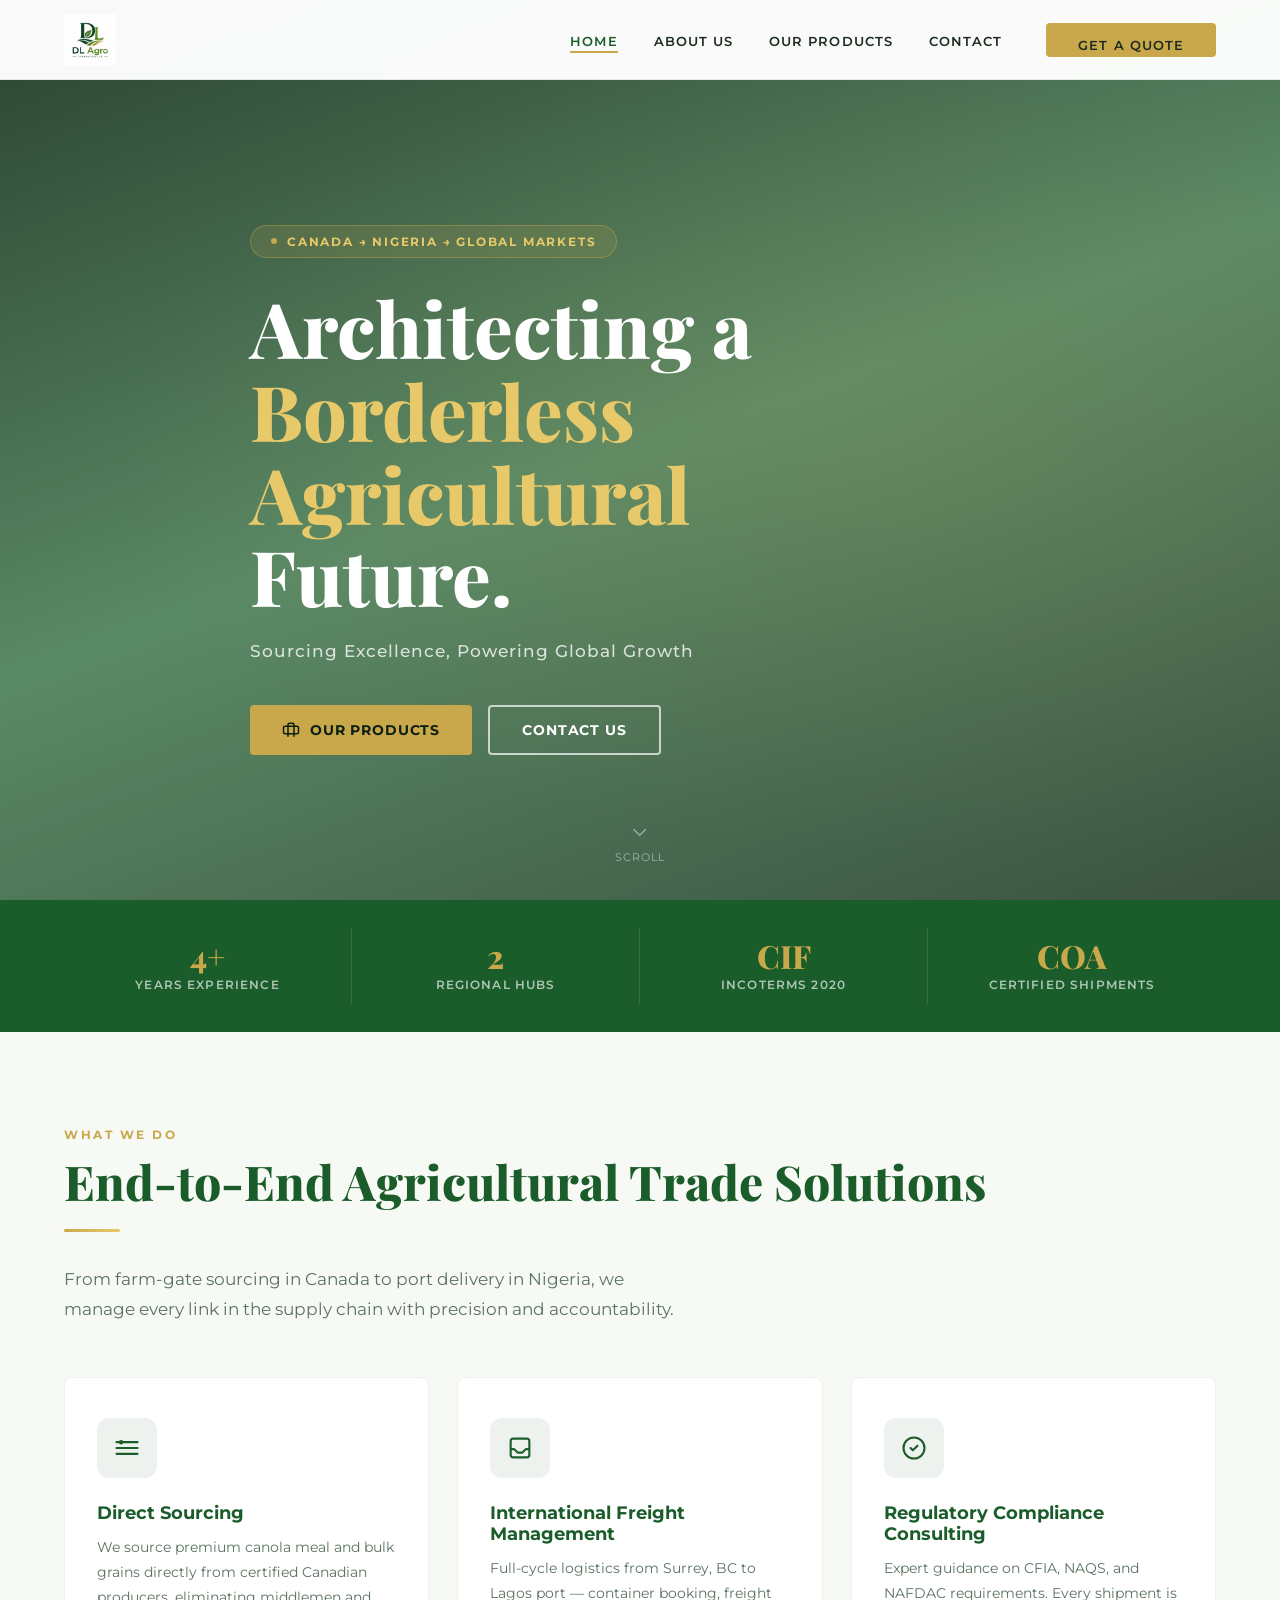
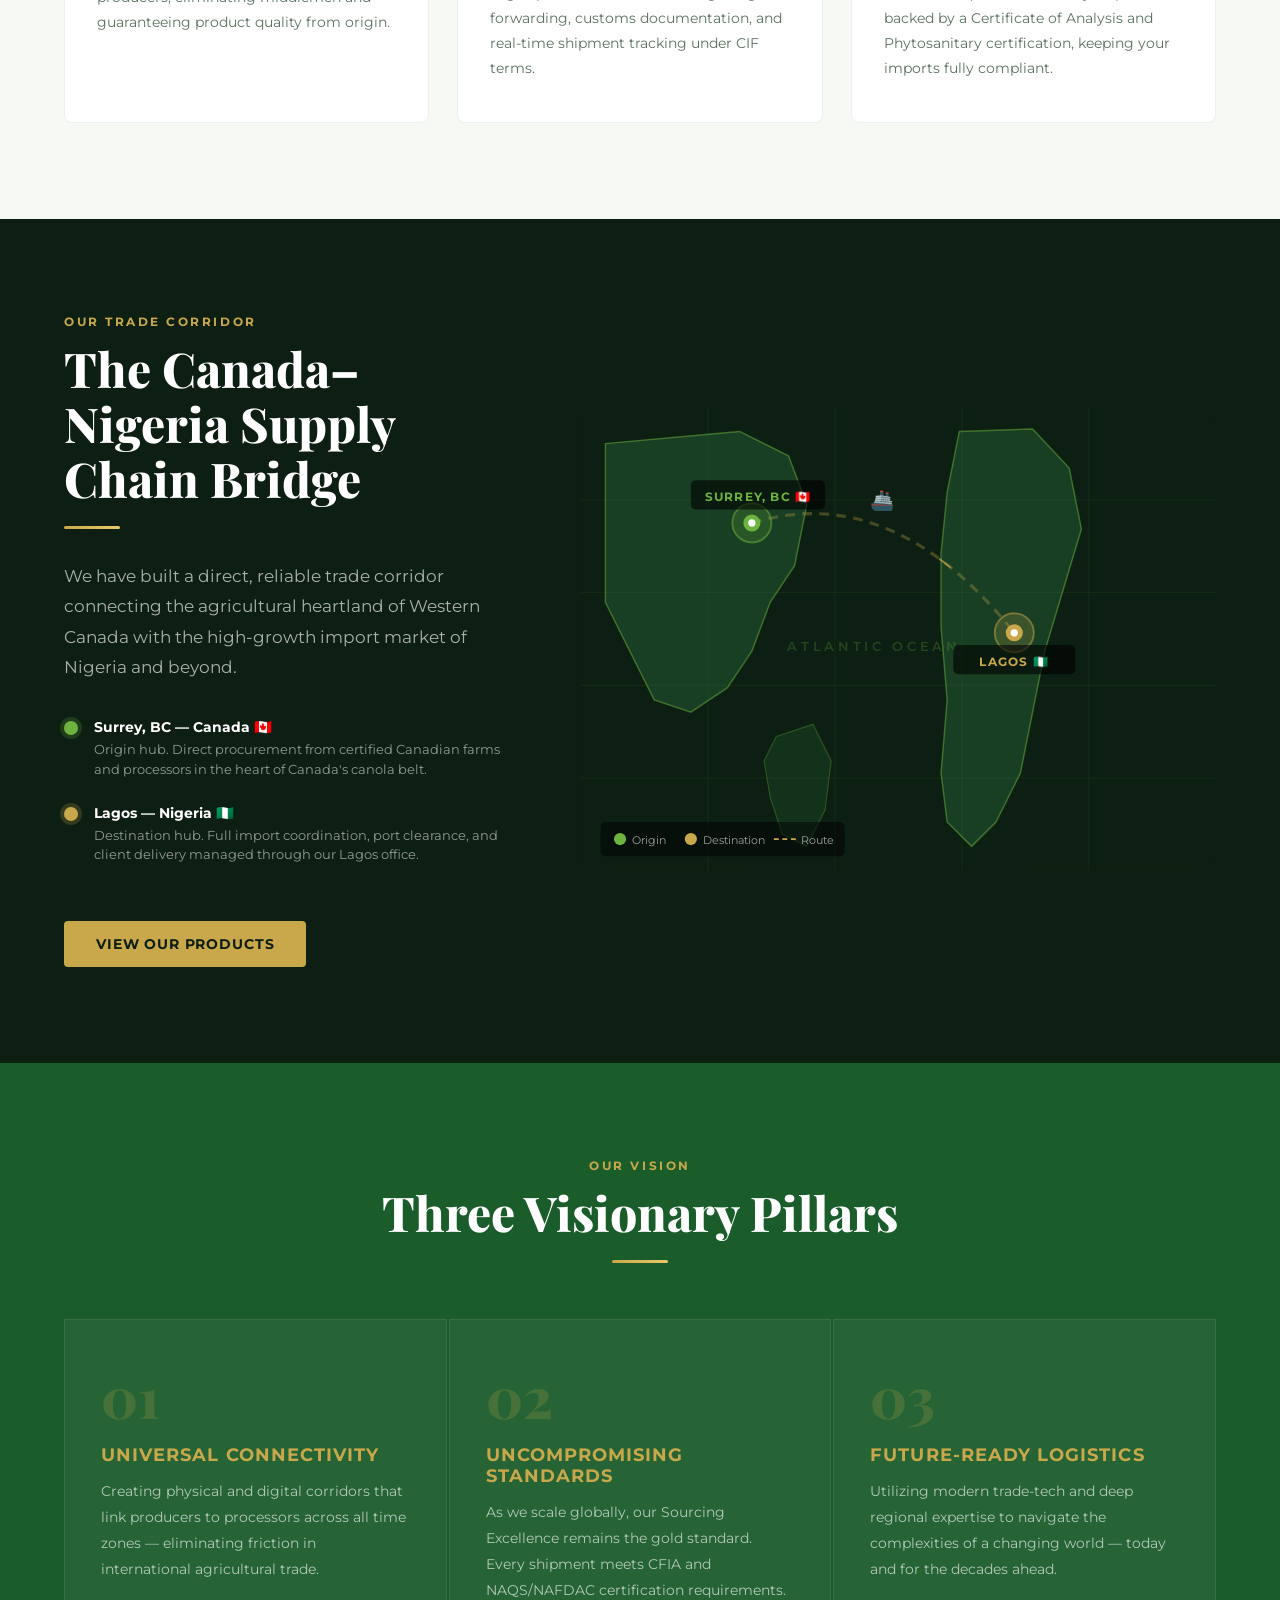
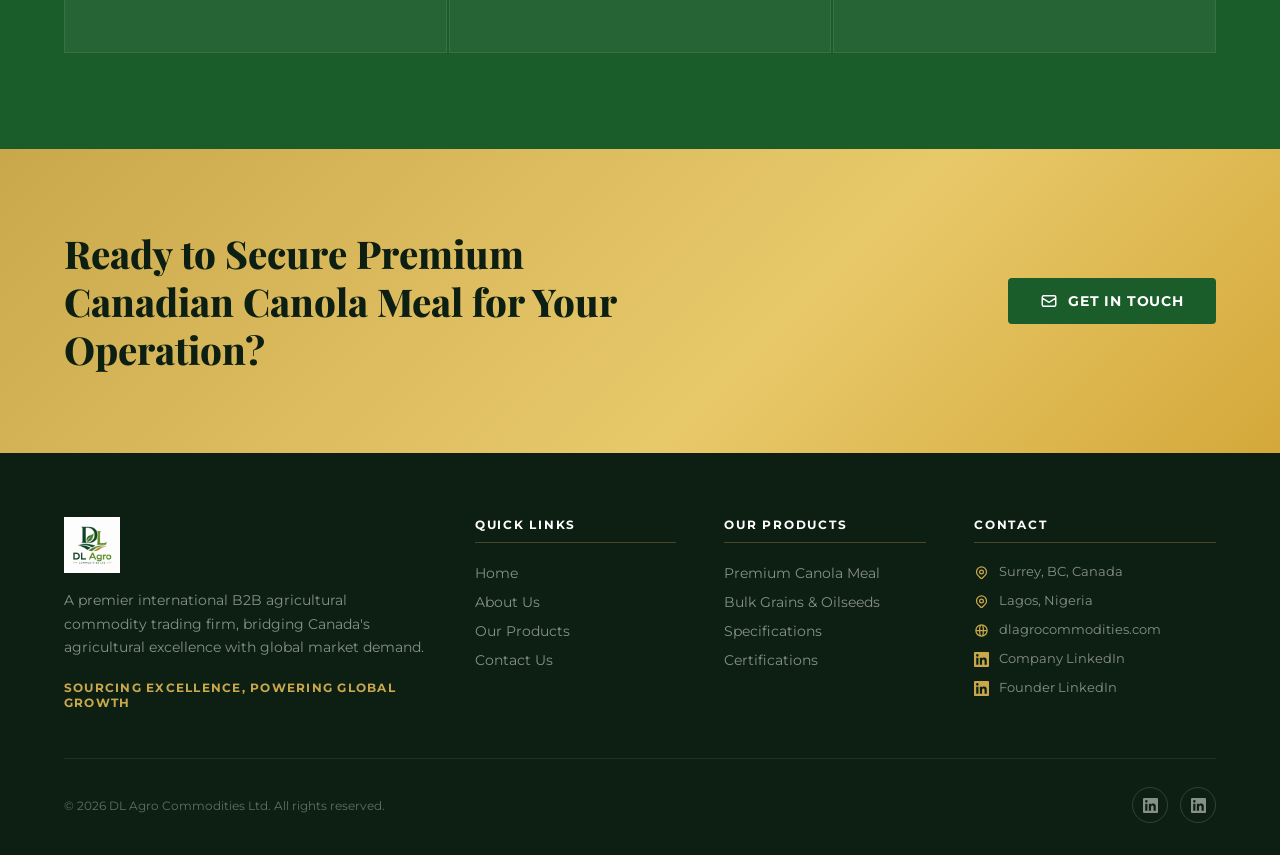
<file: index.html>
<!DOCTYPE html>
<html lang="en">
<head>
  <meta charset="UTF-8" />
  <meta name="viewport" content="width=device-width, initial-scale=1.0" />
  <title>DL Agro Commodities Ltd. | Premium Canadian Agricultural Exports</title>
  <meta name="description" content="DL Agro Commodities Ltd. bridges premium Canadian agricultural exports — including high-protein Canola Meal — with global markets. Headquartered in Surrey, BC with a hub in Lagos, Nigeria." />
  <meta name="keywords" content="Canadian canola meal, agricultural commodities, Canada Nigeria trade, animal feed, B2B agro export, CIF trade, DL Agro" />
  <link rel="canonical" href="https://dlagrocommodities.com/" />
  <!-- Open Graph -->
  <meta property="og:title" content="DL Agro Commodities Ltd." />
  <meta property="og:description" content="Sourcing Excellence, Powering Global Growth. Premium Canadian agricultural exports to global markets." />
  <meta property="og:url" content="https://dlagrocommodities.com/" />
  <meta property="og:type" content="website" />
  <link rel="stylesheet" href="style.css" />
  <link rel="icon" type="image/jpeg" href="logo.jpg" />
</head>
<body>

  <!-- ========== NAVBAR ========== -->
  <nav class="navbar">
    <div class="container nav-inner">
      <a href="index.html" class="nav-logo">
        <img src="logo.jpg" alt="DL Agro Commodities Ltd." />
      </a>
      <ul class="nav-links">
        <li><a href="index.html" class="active">Home</a></li>
        <li><a href="about.html">About Us</a></li>
        <li><a href="products.html">Our Products</a></li>
        <li><a href="contact.html">Contact</a></li>
        <li class="nav-cta"><a href="contact.html" class="btn btn-gold">Get a Quote</a></li>
      </ul>
      <button class="hamburger" aria-label="Open menu">
        <span></span><span></span><span></span>
      </button>
    </div>
  </nav>

  <!-- ========== HERO ========== -->
  <section class="hero">
    <div class="hero-bg"></div>
    <div class="container">
      <div class="hero-content">
        <div class="hero-badge">
          <span></span>
          Canada &rarr; Nigeria &rarr; Global Markets
        </div>
        <h1 class="hero-title">
          Architecting a<br /><em>Borderless Agricultural</em><br />Future.
        </h1>
        <p class="hero-motto">Sourcing Excellence, Powering Global Growth</p>
        <div class="hero-ctas">
          <a href="products.html" class="btn btn-gold">
            <svg xmlns="http://www.w3.org/2000/svg" width="18" height="18" fill="none" viewBox="0 0 24 24" stroke="currentColor" stroke-width="2"><path d="M20 7H4a2 2 0 00-2 2v6a2 2 0 002 2h16a2 2 0 002-2V9a2 2 0 00-2-2z"/><path d="M16 21V5a2 2 0 00-2-2h-4a2 2 0 00-2 2v16"/></svg>
            Our Products
          </a>
          <a href="contact.html" class="btn btn-outline-white">
            Contact Us
          </a>
        </div>
      </div>
    </div>
    <div class="hero-scroll">
      <svg xmlns="http://www.w3.org/2000/svg" fill="none" viewBox="0 0 24 24" stroke="currentColor" stroke-width="1.5"><path stroke-linecap="round" stroke-linejoin="round" d="M19 9l-7 7-7-7"/></svg>
      Scroll
    </div>
  </section>

  <!-- ========== STATS BAR ========== -->
  <div class="stats-bar">
    <div class="container">
      <div class="stats-grid">
        <div class="stat-item">
          <div class="stat-num"><span data-count="5">0</span>+</div>
          <div class="stat-label">Years Experience</div>
        </div>
        <div class="stat-item">
          <div class="stat-num">2</div>
          <div class="stat-label">Regional Hubs</div>
        </div>
        <div class="stat-item">
          <div class="stat-num">CIF</div>
          <div class="stat-label">Incoterms 2020</div>
        </div>
        <div class="stat-item">
          <div class="stat-num">COA</div>
          <div class="stat-label">Certified Shipments</div>
        </div>
      </div>
    </div>
  </div>

  <!-- ========== SERVICES ========== -->
  <section class="services section-pad">
    <div class="container">
      <div class="reveal">
        <span class="section-label">What We Do</span>
        <h2 class="section-title">End-to-End Agricultural Trade Solutions</h2>
        <div class="divider-gold"></div>
        <p class="section-sub">From farm-gate sourcing in Canada to port delivery in Nigeria, we manage every link in the supply chain with precision and accountability.</p>
      </div>
      <div class="services-grid">
        <div class="service-card reveal">
          <div class="service-icon">
            <svg xmlns="http://www.w3.org/2000/svg" fill="none" viewBox="0 0 24 24" stroke="currentColor" stroke-width="1.8"><path stroke-linecap="round" stroke-linejoin="round" d="M3 7h18M3 12h18M3 17h18"/><circle cx="7" cy="7" r="1" fill="currentColor"/></svg>
          </div>
          <h3>Direct Sourcing</h3>
          <p>We source premium canola meal and bulk grains directly from certified Canadian producers, eliminating middlemen and guaranteeing product quality from origin.</p>
        </div>
        <div class="service-card reveal">
          <div class="service-icon">
            <svg xmlns="http://www.w3.org/2000/svg" fill="none" viewBox="0 0 24 24" stroke="currentColor" stroke-width="1.8"><path stroke-linecap="round" stroke-linejoin="round" d="M20 13V6a2 2 0 00-2-2H6a2 2 0 00-2 2v7m16 0v5a2 2 0 01-2 2H6a2 2 0 01-2-2v-5m16 0h-2.586a1 1 0 00-.707.293l-2.414 2.414a1 1 0 01-.707.293h-3.172a1 1 0 01-.707-.293l-2.414-2.414A1 1 0 006.586 13H4"/></svg>
          </div>
          <h3>International Freight Management</h3>
          <p>Full-cycle logistics from Surrey, BC to Lagos port — container booking, freight forwarding, customs documentation, and real-time shipment tracking under CIF terms.</p>
        </div>
        <div class="service-card reveal">
          <div class="service-icon">
            <svg xmlns="http://www.w3.org/2000/svg" fill="none" viewBox="0 0 24 24" stroke="currentColor" stroke-width="1.8"><path stroke-linecap="round" stroke-linejoin="round" d="M9 12l2 2 4-4m6 2a9 9 0 11-18 0 9 9 0 0118 0z"/></svg>
          </div>
          <h3>Regulatory Compliance Consulting</h3>
          <p>Expert guidance on CFIA, NAQS, and NAFDAC requirements. Every shipment is backed by a Certificate of Analysis and Phytosanitary certification, keeping your imports fully compliant.</p>
        </div>
      </div>
    </div>
  </section>

  <!-- ========== TRADE ROUTE MAP ========== -->
  <section class="trade-route">
    <div class="container">
      <div class="trade-route-inner">
        <div class="trade-route-text reveal">
          <span class="section-label">Our Trade Corridor</span>
          <h2 class="section-title light">The Canada–Nigeria Supply Chain Bridge</h2>
          <div class="divider-gold"></div>
          <p class="section-sub">We have built a direct, reliable trade corridor connecting the agricultural heartland of Western Canada with the high-growth import market of Nigeria and beyond.</p>
          <div style="margin-top: 36px;">
            <div class="route-point">
              <div class="route-dot canada"></div>
              <div>
                <h4>Surrey, BC — Canada 🇨🇦</h4>
                <p>Origin hub. Direct procurement from certified Canadian farms and processors in the heart of Canada's canola belt.</p>
              </div>
            </div>
            <div class="route-point">
              <div class="route-dot nigeria"></div>
              <div>
                <h4>Lagos — Nigeria 🇳🇬</h4>
                <p>Destination hub. Full import coordination, port clearance, and client delivery managed through our Lagos office.</p>
              </div>
            </div>
          </div>
          <a href="products.html" class="btn btn-gold" style="margin-top: 32px;">View Our Products</a>
        </div>

        <!-- SVG Map -->
        <div class="map-svg-wrap reveal">
          <svg viewBox="0 0 520 380" xmlns="http://www.w3.org/2000/svg" aria-label="Canada to Nigeria trade route map">
            <!-- Ocean background -->
            <rect width="520" height="380" fill="#0d1f12" rx="12"/>
            <!-- Grid lines -->
            <g stroke="rgba(109,179,63,0.07)" stroke-width="1">
              <line x1="0" y1="76" x2="520" y2="76"/>
              <line x1="0" y1="152" x2="520" y2="152"/>
              <line x1="0" y1="228" x2="520" y2="228"/>
              <line x1="0" y1="304" x2="520" y2="304"/>
              <line x1="104" y1="0" x2="104" y2="380"/>
              <line x1="208" y1="0" x2="208" y2="380"/>
              <line x1="312" y1="0" x2="312" y2="380"/>
              <line x1="416" y1="0" x2="416" y2="380"/>
            </g>

            <!-- North America landmass (simplified) -->
            <path d="M20,30 L130,20 L170,40 L185,80 L175,130 L155,160 L140,200 L120,230 L90,250 L60,240 L40,200 L20,160 Z"
              fill="rgba(46,125,66,0.35)" stroke="rgba(109,179,63,0.5)" stroke-width="1.2"/>

            <!-- Europe/Africa landmass (simplified) -->
            <path d="M310,20 L370,18 L400,50 L410,100 L395,150 L380,200 L370,250 L360,300 L340,340 L320,360 L300,340 L295,300 L300,240 L295,180 L295,120 L300,70 Z"
              fill="rgba(46,125,66,0.35)" stroke="rgba(109,179,63,0.5)" stroke-width="1.2"/>

            <!-- South America hint -->
            <path d="M160,270 L190,260 L205,290 L200,330 L185,360 L165,350 L155,320 L150,290 Z"
              fill="rgba(46,125,66,0.2)" stroke="rgba(109,179,63,0.3)" stroke-width="1"/>

            <!-- Atlantic Ocean label -->
            <text x="240" y="200" text-anchor="middle" fill="rgba(109,179,63,0.25)" font-size="11" font-family="Montserrat,sans-serif" letter-spacing="3" font-weight="600">ATLANTIC OCEAN</text>

            <!-- Trade route arc -->
            <path d="M140,95 Q255,60 355,185"
              fill="none"
              stroke="rgba(201,168,76,0.3)"
              stroke-width="2.5"
              stroke-dasharray="6 5"
              class="trade-path"/>

            <!-- Animated glow path -->
            <path d="M140,95 Q255,60 355,185"
              fill="none"
              stroke="rgba(201,168,76,0.7)"
              stroke-width="1.5"
              stroke-dasharray="12 200"
              stroke-dashoffset="0">
              <animate attributeName="stroke-dashoffset" from="0" to="-230" dur="2.5s" repeatCount="indefinite"/>
            </path>

            <!-- Canada pin -->
            <g transform="translate(140,95)">
              <circle r="16" fill="rgba(109,179,63,0.2)" stroke="rgba(109,179,63,0.5)" stroke-width="1.5"/>
              <circle r="7" fill="#6DB33F"/>
              <circle r="3" fill="#fff"/>
            </g>

            <!-- Nigeria pin -->
            <g transform="translate(355,185)">
              <circle r="16" fill="rgba(201,168,76,0.2)" stroke="rgba(201,168,76,0.5)" stroke-width="1.5"/>
              <circle r="7" fill="#C9A84C"/>
              <circle r="3" fill="#fff"/>
            </g>

            <!-- Canada label -->
            <rect x="90" y="60" width="110" height="24" rx="4" fill="rgba(0,0,0,0.6)"/>
            <text x="145" y="77" text-anchor="middle" fill="#6DB33F" font-size="10" font-family="Montserrat,sans-serif" font-weight="700" letter-spacing="1">SURREY, BC 🇨🇦</text>

            <!-- Nigeria label -->
            <rect x="305" y="195" width="100" height="24" rx="4" fill="rgba(0,0,0,0.6)"/>
            <text x="355" y="212" text-anchor="middle" fill="#C9A84C" font-size="10" font-family="Montserrat,sans-serif" font-weight="700" letter-spacing="1">LAGOS 🇳🇬</text>

            <!-- Ship icon midpoint -->
            <g transform="translate(247,82)">
              <text font-size="16" fill="rgba(201,168,76,0.8)" text-anchor="middle">🚢</text>
            </g>

            <!-- Legend -->
            <rect x="16" y="340" width="200" height="28" rx="4" fill="rgba(0,0,0,0.5)"/>
            <circle cx="32" cy="354" r="5" fill="#6DB33F"/>
            <text x="42" y="358" fill="rgba(255,255,255,0.6)" font-size="9" font-family="Montserrat,sans-serif">Origin</text>
            <circle cx="90" cy="354" r="5" fill="#C9A84C"/>
            <text x="100" y="358" fill="rgba(255,255,255,0.6)" font-size="9" font-family="Montserrat,sans-serif">Destination</text>
            <line x1="158" y1="354" x2="176" y2="354" stroke="#C9A84C" stroke-width="1.5" stroke-dasharray="4 3"/>
            <text x="180" y="358" fill="rgba(255,255,255,0.6)" font-size="9" font-family="Montserrat,sans-serif">Route</text>
          </svg>
        </div>
      </div>
    </div>
  </section>

  <!-- ========== PILLARS ========== -->
  <section class="pillars section-pad">
    <div class="container">
      <div class="reveal text-center">
        <span class="section-label">Our Vision</span>
        <h2 class="section-title light">Three Visionary Pillars</h2>
        <div class="divider-gold center"></div>
      </div>
      <div class="pillars-grid">
        <div class="pillar-card reveal">
          <div class="pillar-num">01</div>
          <h3>Universal Connectivity</h3>
          <p>Creating physical and digital corridors that link producers to processors across all time zones — eliminating friction in international agricultural trade.</p>
        </div>
        <div class="pillar-card reveal">
          <div class="pillar-num">02</div>
          <h3>Uncompromising Standards</h3>
          <p>As we scale globally, our Sourcing Excellence remains the gold standard. Every shipment meets CFIA and NAQS/NAFDAC certification requirements.</p>
        </div>
        <div class="pillar-card reveal">
          <div class="pillar-num">03</div>
          <h3>Future-Ready Logistics</h3>
          <p>Utilizing modern trade-tech and deep regional expertise to navigate the complexities of a changing world — today and for the decades ahead.</p>
        </div>
      </div>
    </div>
  </section>

  <!-- ========== CTA BANNER ========== -->
  <section class="cta-banner">
    <div class="container">
      <div class="cta-banner-inner">
        <h2>Ready to Secure Premium Canadian Canola Meal for Your Operation?</h2>
        <a href="contact.html" class="btn btn-green">
          <svg xmlns="http://www.w3.org/2000/svg" width="18" height="18" fill="none" viewBox="0 0 24 24" stroke="currentColor" stroke-width="2"><path stroke-linecap="round" stroke-linejoin="round" d="M3 8l7.89 5.26a2 2 0 002.22 0L21 8M5 19h14a2 2 0 002-2V7a2 2 0 00-2-2H5a2 2 0 00-2 2v10a2 2 0 002 2z"/></svg>
          Get in Touch
        </a>
      </div>
    </div>
  </section>

  <!-- ========== FOOTER ========== -->
  <footer class="footer">
    <div class="container">
      <div class="footer-grid">
        <div class="footer-about">
          <div class="footer-logo">
            <img src="logo.jpg" alt="DL Agro Commodities Ltd." />
          </div>
          <p>A premier international B2B agricultural commodity trading firm, bridging Canada's agricultural excellence with global market demand.</p>
          <div class="footer-motto">Sourcing Excellence, Powering Global Growth</div>
        </div>
        <div class="footer-col">
          <h4>Quick Links</h4>
          <ul>
            <li><a href="index.html">Home</a></li>
            <li><a href="about.html">About Us</a></li>
            <li><a href="products.html">Our Products</a></li>
            <li><a href="contact.html">Contact Us</a></li>
          </ul>
        </div>
        <div class="footer-col">
          <h4>Our Products</h4>
          <ul>
            <li><a href="products.html">Premium Canola Meal</a></li>
            <li><a href="products.html">Bulk Grains & Oilseeds</a></li>
            <li><a href="products.html">Specifications</a></li>
            <li><a href="products.html">Certifications</a></li>
          </ul>
        </div>
        <div class="footer-col">
          <h4>Contact</h4>
          <div class="footer-contact-item">
            <svg xmlns="http://www.w3.org/2000/svg" fill="none" viewBox="0 0 24 24" stroke="currentColor" stroke-width="2"><path stroke-linecap="round" stroke-linejoin="round" d="M17.657 16.657L13.414 20.9a1.998 1.998 0 01-2.827 0l-4.244-4.243a8 8 0 1111.314 0z"/><path stroke-linecap="round" stroke-linejoin="round" d="M15 11a3 3 0 11-6 0 3 3 0 016 0z"/></svg>
            Surrey, BC, Canada
          </div>
          <div class="footer-contact-item">
            <svg xmlns="http://www.w3.org/2000/svg" fill="none" viewBox="0 0 24 24" stroke="currentColor" stroke-width="2"><path stroke-linecap="round" stroke-linejoin="round" d="M17.657 16.657L13.414 20.9a1.998 1.998 0 01-2.827 0l-4.244-4.243a8 8 0 1111.314 0z"/><path stroke-linecap="round" stroke-linejoin="round" d="M15 11a3 3 0 11-6 0 3 3 0 016 0z"/></svg>
            Lagos, Nigeria
          </div>
          <div class="footer-contact-item">
            <svg xmlns="http://www.w3.org/2000/svg" fill="none" viewBox="0 0 24 24" stroke="currentColor" stroke-width="2"><path stroke-linecap="round" stroke-linejoin="round" d="M21 12a9 9 0 01-9 9m9-9a9 9 0 00-9-9m9 9H3m9 9a9 9 0 01-9-9m9 9c1.657 0 3-4.03 3-9s-1.343-9-3-9m0 18c-1.657 0-3-4.03-3-9s1.343-9 3-9m-9 9a9 9 0 019-9"/></svg>
            dlagrocommodities.com
          </div>
          <div class="footer-contact-item" style="margin-top:4px;">
            <svg xmlns="http://www.w3.org/2000/svg" viewBox="0 0 24 24" fill="currentColor" style="width:15px;flex-shrink:0;color:var(--gold)"><path d="M20.447 20.452h-3.554v-5.569c0-1.328-.027-3.037-1.852-3.037-1.853 0-2.136 1.445-2.136 2.939v5.667H9.351V9h3.414v1.561h.046c.477-.9 1.637-1.85 3.37-1.85 3.601 0 4.267 2.37 4.267 5.455v6.286zM5.337 7.433a2.062 2.062 0 01-2.063-2.065 2.064 2.064 0 112.063 2.065zm1.782 13.019H3.555V9h3.564v11.452zM22.225 0H1.771C.792 0 0 .774 0 1.729v20.542C0 23.227.792 24 1.771 24h20.451C23.2 24 24 23.227 24 22.271V1.729C24 .774 23.2 0 22.222 0h.003z"/></svg>
            <a href="https://www.linkedin.com/company/dl-agro-commodities-ltd/" target="_blank" rel="noopener" style="color:rgba(255,255,255,0.5);">Company LinkedIn</a>
          </div>
          <div class="footer-contact-item">
            <svg xmlns="http://www.w3.org/2000/svg" viewBox="0 0 24 24" fill="currentColor" style="width:15px;flex-shrink:0;color:var(--gold)"><path d="M20.447 20.452h-3.554v-5.569c0-1.328-.027-3.037-1.852-3.037-1.853 0-2.136 1.445-2.136 2.939v5.667H9.351V9h3.414v1.561h.046c.477-.9 1.637-1.85 3.37-1.85 3.601 0 4.267 2.37 4.267 5.455v6.286zM5.337 7.433a2.062 2.062 0 01-2.063-2.065 2.064 2.064 0 112.063 2.065zm1.782 13.019H3.555V9h3.564v11.452zM22.225 0H1.771C.792 0 0 .774 0 1.729v20.542C0 23.227.792 24 1.771 24h20.451C23.2 24 24 23.227 24 22.271V1.729C24 .774 23.2 0 22.222 0h.003z"/></svg>
            <a href="https://www.linkedin.com/in/adurojadiran" target="_blank" rel="noopener" style="color:rgba(255,255,255,0.5);">Founder LinkedIn</a>
          </div>
        </div>
      </div>
      <div class="footer-bottom">
        <p>&copy; 2026 DL Agro Commodities Ltd. All rights reserved.</p>
        <div class="footer-social">
          <a href="https://www.linkedin.com/company/dl-agro-commodities-ltd/" target="_blank" rel="noopener" aria-label="Company LinkedIn">
            <svg xmlns="http://www.w3.org/2000/svg" viewBox="0 0 24 24" fill="currentColor"><path d="M20.447 20.452h-3.554v-5.569c0-1.328-.027-3.037-1.852-3.037-1.853 0-2.136 1.445-2.136 2.939v5.667H9.351V9h3.414v1.561h.046c.477-.9 1.637-1.85 3.37-1.85 3.601 0 4.267 2.37 4.267 5.455v6.286zM5.337 7.433a2.062 2.062 0 01-2.063-2.065 2.064 2.064 0 112.063 2.065zm1.782 13.019H3.555V9h3.564v11.452zM22.225 0H1.771C.792 0 0 .774 0 1.729v20.542C0 23.227.792 24 1.771 24h20.451C23.2 24 24 23.227 24 22.271V1.729C24 .774 23.2 0 22.222 0h.003z"/></svg>
          </a>
          <a href="https://www.linkedin.com/in/adurojadiran" target="_blank" rel="noopener" aria-label="Founder LinkedIn">
            <svg xmlns="http://www.w3.org/2000/svg" viewBox="0 0 24 24" fill="currentColor"><path d="M20.447 20.452h-3.554v-5.569c0-1.328-.027-3.037-1.852-3.037-1.853 0-2.136 1.445-2.136 2.939v5.667H9.351V9h3.414v1.561h.046c.477-.9 1.637-1.85 3.37-1.85 3.601 0 4.267 2.37 4.267 5.455v6.286zM5.337 7.433a2.062 2.062 0 01-2.063-2.065 2.064 2.064 0 112.063 2.065zm1.782 13.019H3.555V9h3.564v11.452zM22.225 0H1.771C.792 0 0 .774 0 1.729v20.542C0 23.227.792 24 1.771 24h20.451C23.2 24 24 23.227 24 22.271V1.729C24 .774 23.2 0 22.222 0h.003z"/></svg>
          </a>
        </div>
      </div>
    </div>
  </footer>

  <script src="script.js"></script>
</body>
</html>
</file>
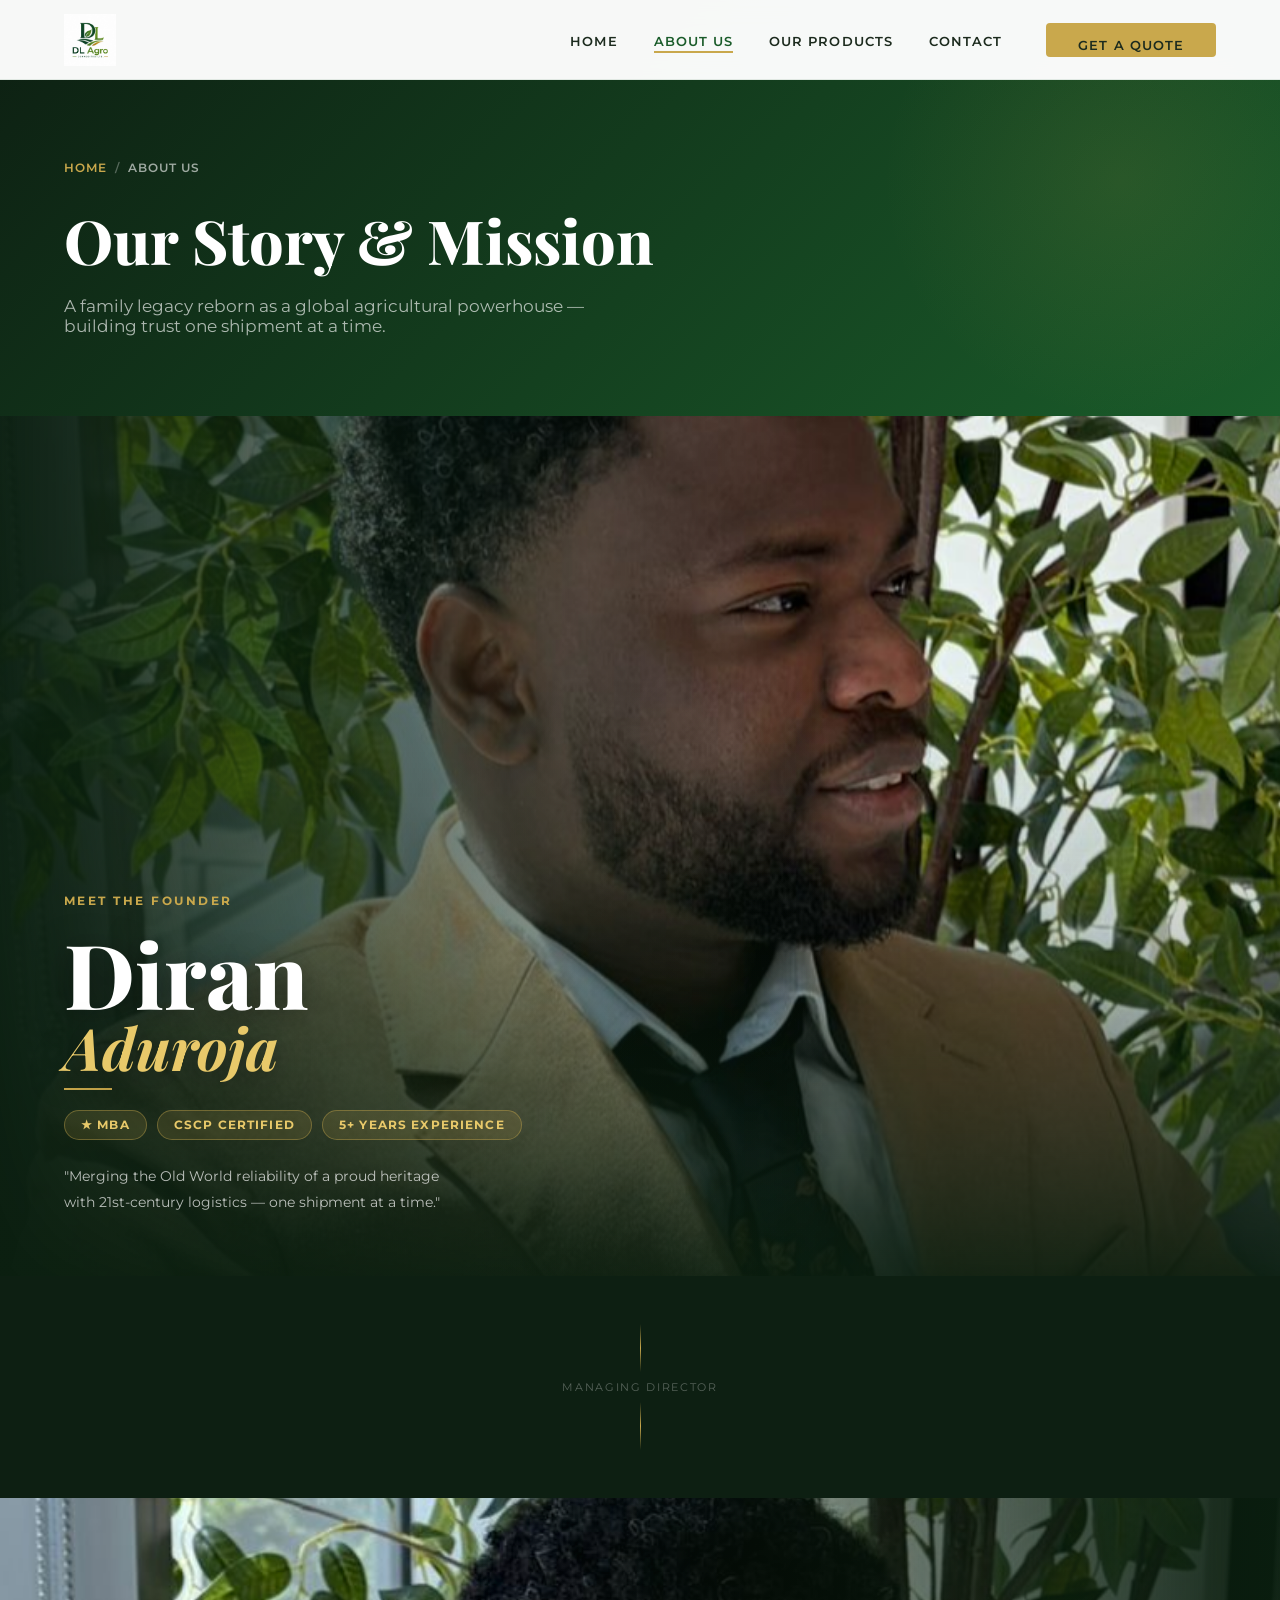
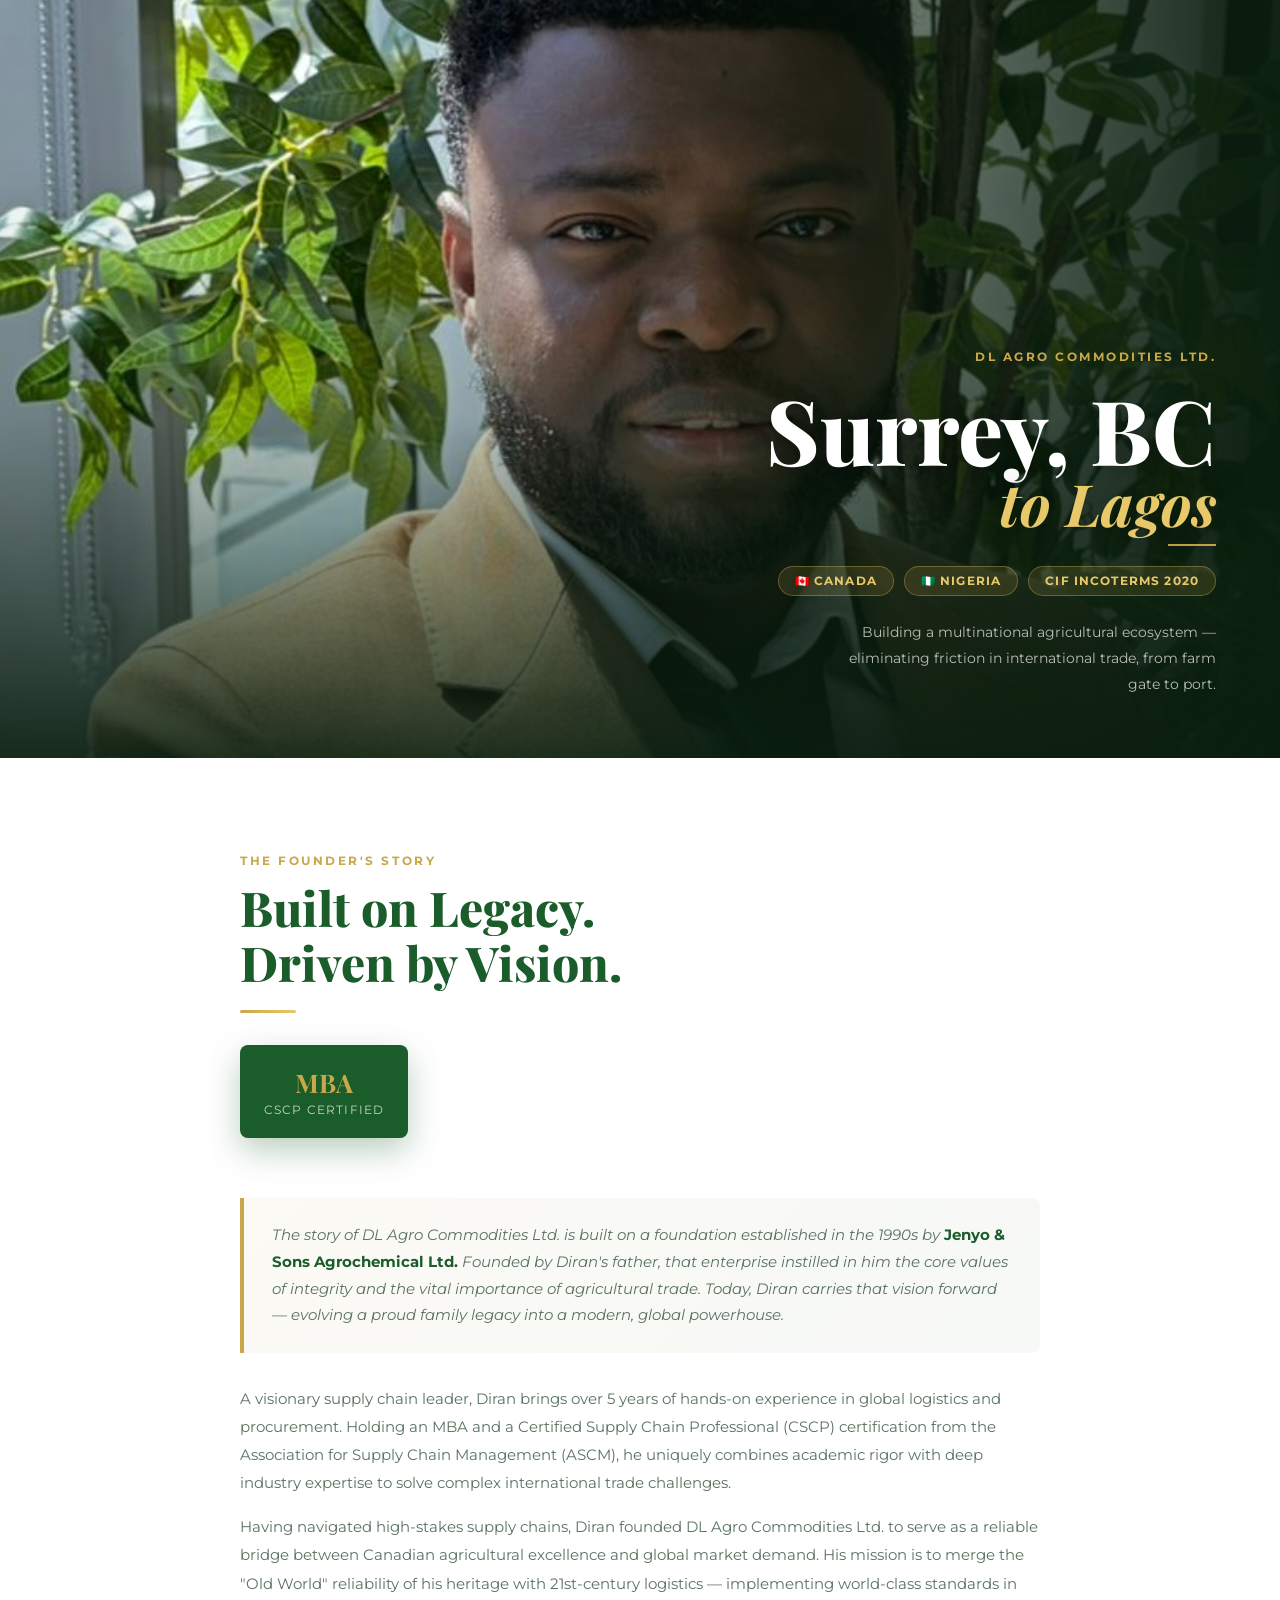
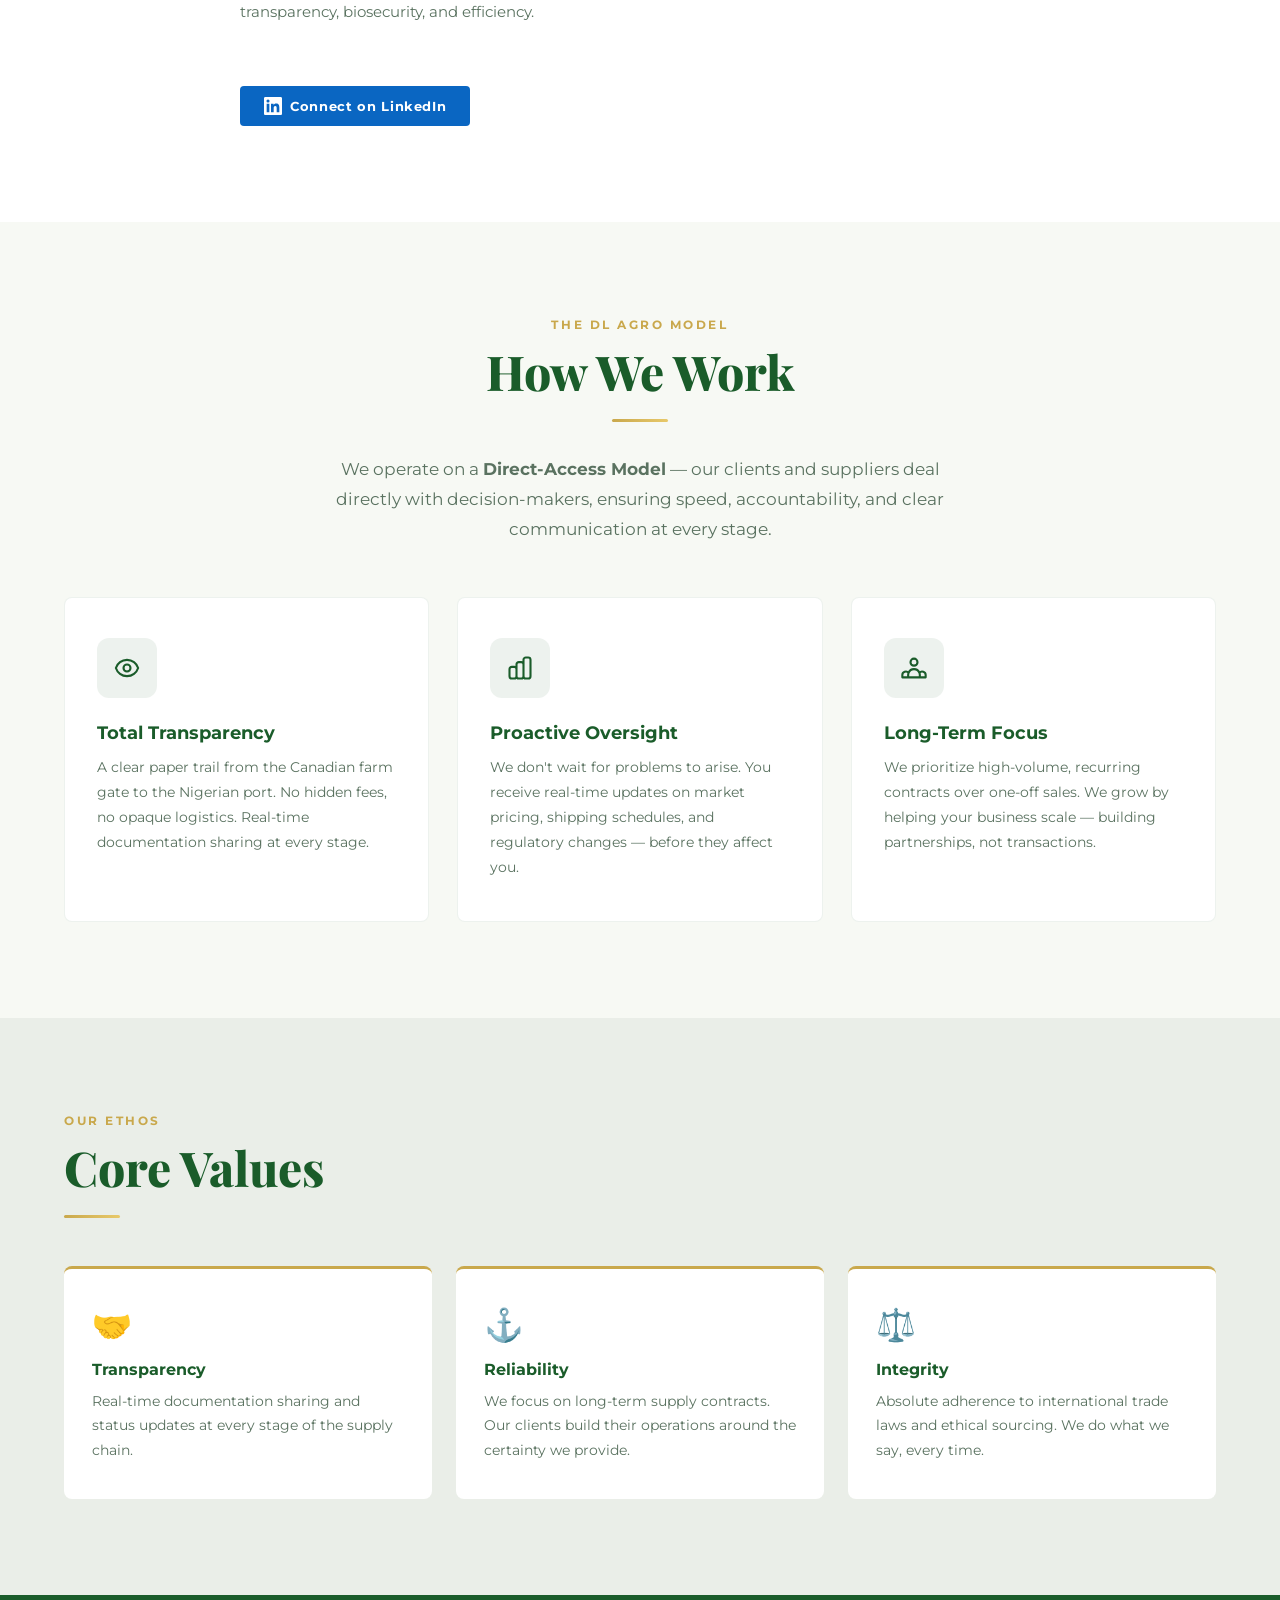
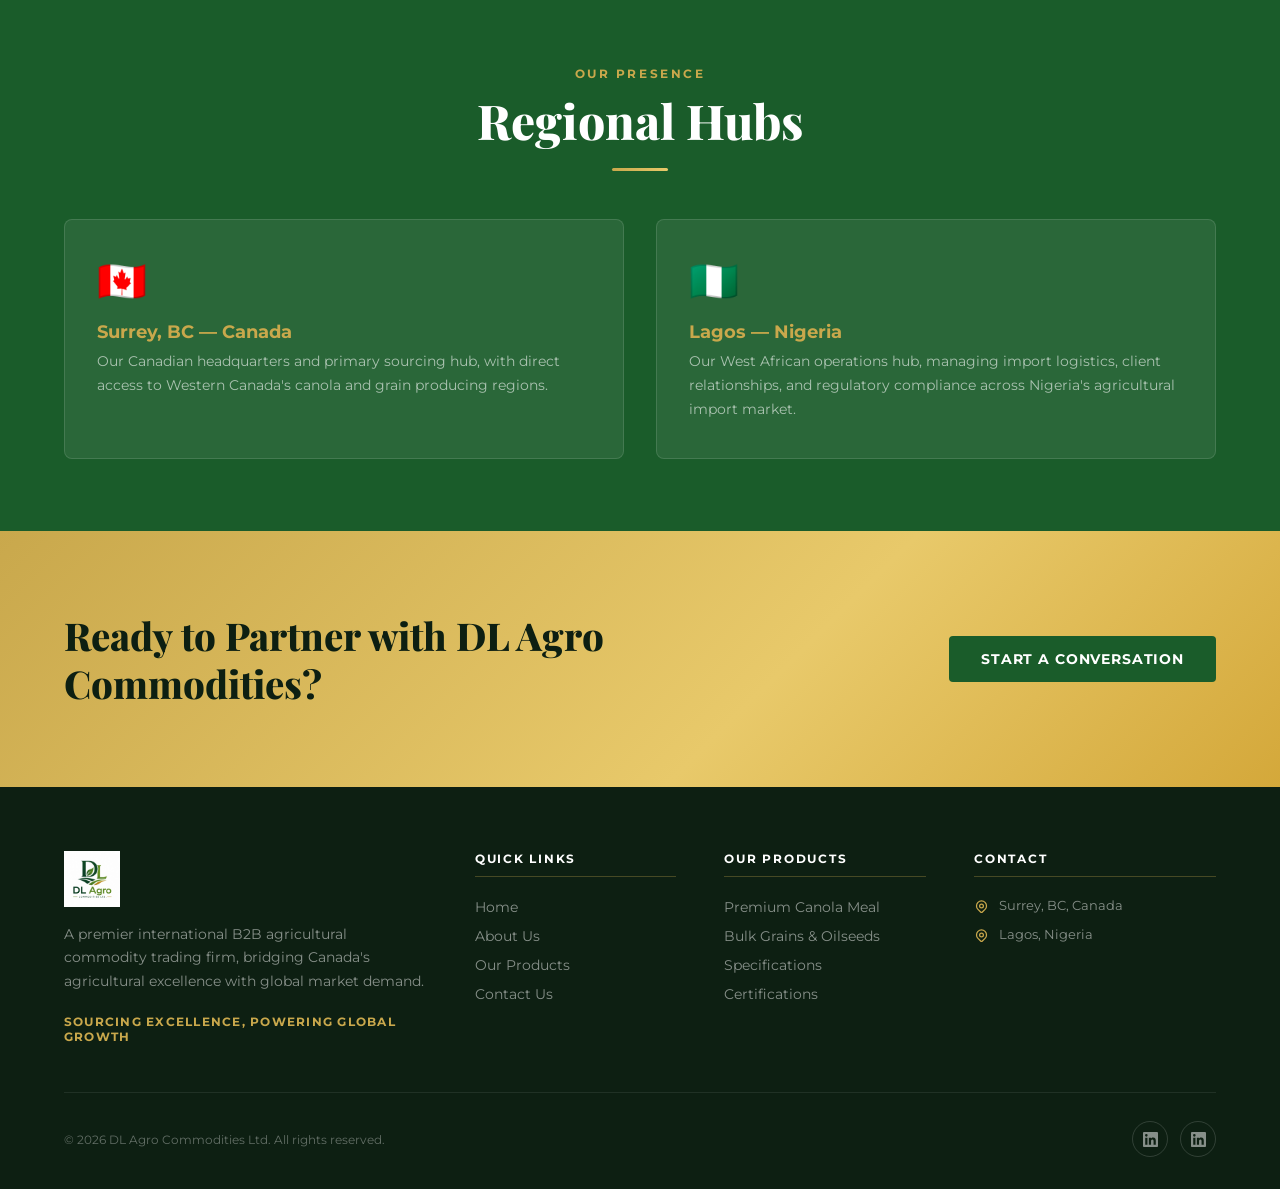
<file: about.html>
<!DOCTYPE html>
<html lang="en">
<head>
  <meta charset="UTF-8" />
  <meta name="viewport" content="width=device-width, initial-scale=1.0" />
  <title>About Us | DL Agro Commodities Ltd.</title>
  <meta name="description" content="Learn about DL Agro Commodities Ltd., founded by Diran Aduroja — a visionary supply chain leader building a global agricultural trade legacy from Canada to Nigeria and beyond." />
  <link rel="canonical" href="https://dlagrocommodities.com/about.html" />
  <link rel="stylesheet" href="style.css" />
  <link rel="icon" type="image/jpeg" href="logo.jpg" />
  <style>

    /* ============================================================
       CINEMATIC FOUNDER PHOTO SECTIONS
    ============================================================ */

    .founder-cinematic {
      position: relative;
      height: 100vh;
      min-height: 600px;
      max-height: 860px;
      overflow: hidden;
      display: flex;
      align-items: flex-end;
    }

    /* Parallax image */
    .cinematic-bg {
      position: absolute;
      inset: -15%;
      background-size: cover;
      background-attachment: fixed;
      background-position: center top;
      will-change: transform;
      transition: transform 0.1s linear;
    }

    /* Photo 1 — side profile, bg image */
    .cinematic-1 .cinematic-bg {
      background-image: url('diran1.jpg');
      background-position: center 20%;
    }

    /* Photo 2 — forward facing */
    .cinematic-2 .cinematic-bg {
      background-image: url('diran2.jpg');
      background-position: center 15%;
    }

    /* Gradient fade — left side for photo 1, right side for photo 2 */
    .cinematic-fade {
      position: absolute;
      inset: 0;
      pointer-events: none;
    }

    .cinematic-1 .cinematic-fade {
      background:
        linear-gradient(to right, rgba(10,30,15,0.96) 0%, rgba(10,30,15,0.5) 35%, transparent 65%),
        linear-gradient(to top, rgba(10,30,15,0.9) 0%, rgba(10,30,15,0.2) 40%, transparent 70%);
    }

    .cinematic-2 .cinematic-fade {
      background:
        linear-gradient(to left, rgba(10,30,15,0.96) 0%, rgba(10,30,15,0.5) 35%, transparent 65%),
        linear-gradient(to top, rgba(10,30,15,0.9) 0%, rgba(10,30,15,0.2) 40%, transparent 70%);
    }

    /* Content overlay */
    .cinematic-content {
      position: relative;
      z-index: 2;
      width: 100%;
      padding: 60px 0;
    }

    .cinematic-1 .cinematic-inner {
      max-width: 520px;
    }

    .cinematic-2 .cinematic-inner {
      max-width: 520px;
      margin-left: auto;
      text-align: right;
    }

    .cinematic-name {
      font-family: 'Playfair Display', serif;
      font-size: clamp(3rem, 7vw, 6rem);
      font-weight: 800;
      color: var(--white);
      line-height: 1;
      margin-bottom: 12px;
      text-shadow: 0 4px 32px rgba(0,0,0,0.5);
    }

    .cinematic-name em {
      display: block;
      font-style: italic;
      color: var(--gold-light);
      font-size: 0.65em;
      font-weight: 700;
    }

    .cinematic-title {
      font-size: 0.78rem;
      font-weight: 700;
      letter-spacing: 0.2em;
      text-transform: uppercase;
      color: var(--gold);
      margin-bottom: 20px;
    }

    .cinematic-badges {
      display: flex;
      flex-wrap: wrap;
      gap: 10px;
      margin-bottom: 24px;
    }

    .cinematic-2 .cinematic-badges {
      justify-content: flex-end;
    }

    .cin-badge {
      display: inline-flex;
      align-items: center;
      gap: 6px;
      padding: 7px 16px;
      background: rgba(201,168,76,0.15);
      border: 1px solid rgba(201,168,76,0.4);
      border-radius: 100px;
      font-size: 0.72rem;
      font-weight: 700;
      letter-spacing: 0.1em;
      text-transform: uppercase;
      color: var(--gold-light);
    }

    .cinematic-divider {
      width: 48px;
      height: 2px;
      background: var(--gold);
      margin-bottom: 20px;
    }

    .cinematic-2 .cinematic-divider {
      margin-left: auto;
    }

    .cinematic-quote {
      font-size: 0.9rem;
      line-height: 1.8;
      color: rgba(255,255,255,0.7);
      max-width: 400px;
    }

    .cinematic-2 .cinematic-quote {
      margin-left: auto;
    }

    /* Scroll indicator between sections */
    .section-connector {
      background: var(--black);
      padding: 48px 0;
      text-align: center;
    }

    .connector-line {
      display: inline-flex;
      flex-direction: column;
      align-items: center;
      gap: 8px;
      color: rgba(255,255,255,0.3);
      font-size: 0.7rem;
      letter-spacing: 0.15em;
      text-transform: uppercase;
    }

    .connector-line::before,
    .connector-line::after {
      content: '';
      width: 1px;
      height: 48px;
      background: linear-gradient(to bottom, transparent, var(--gold), transparent);
    }

    @media (max-width: 768px) {
      .founder-cinematic { height: 100svh; max-height: 700px; background-attachment: scroll; }
      .cinematic-bg { background-attachment: scroll; }
      .cinematic-1 .cinematic-fade {
        background:
          linear-gradient(to top, rgba(10,30,15,0.95) 0%, rgba(10,30,15,0.4) 50%, rgba(10,30,15,0.2) 100%);
      }
      .cinematic-2 .cinematic-fade {
        background:
          linear-gradient(to top, rgba(10,30,15,0.95) 0%, rgba(10,30,15,0.4) 50%, rgba(10,30,15,0.2) 100%);
      }
      .cinematic-2 .cinematic-inner { text-align: left; margin-left: 0; }
      .cinematic-2 .cinematic-badges { justify-content: flex-start; }
      .cinematic-2 .cinematic-divider { margin-left: 0; }
      .cinematic-2 .cinematic-quote { margin-left: 0; }
    }
  </style>
</head>
<body>

  <!-- ========== NAVBAR ========== -->
  <nav class="navbar">
    <div class="container nav-inner">
      <a href="index.html" class="nav-logo"><img src="logo.jpg" alt="DL Agro Commodities Ltd." /></a>
      <ul class="nav-links">
        <li><a href="index.html">Home</a></li>
        <li><a href="about.html" class="active">About Us</a></li>
        <li><a href="products.html">Our Products</a></li>
        <li><a href="contact.html">Contact</a></li>
        <li class="nav-cta"><a href="contact.html" class="btn btn-gold">Get a Quote</a></li>
      </ul>
      <button class="hamburger" aria-label="Open menu"><span></span><span></span><span></span></button>
    </div>
  </nav>

  <!-- ========== PAGE HERO ========== -->
  <section class="page-hero">
    <div class="container page-hero-content">
      <div class="breadcrumb">
        <a href="index.html">Home</a><span>/</span>
        <span style="color:rgba(255,255,255,0.6)">About Us</span>
      </div>
      <h1>Our Story &amp; Mission</h1>
      <p>A family legacy reborn as a global agricultural powerhouse — building trust one shipment at a time.</p>
    </div>
  </section>

  <!-- ========== CINEMATIC PHOTO 1 ========== -->
  <div class="founder-cinematic cinematic-1" id="cinematic-1">
    <div class="cinematic-bg" id="parallax-1"></div>
    <div class="cinematic-fade"></div>
    <div class="cinematic-content">
      <div class="container">
        <div class="cinematic-inner">
          <p class="cinematic-title">Meet the Founder</p>
          <h2 class="cinematic-name">
            Diran
            <em>Aduroja</em>
          </h2>
          <div class="cinematic-divider"></div>
          <div class="cinematic-badges">
            <span class="cin-badge">★ MBA</span>
            <span class="cin-badge">CSCP Certified</span>
            <span class="cin-badge">5+ Years Experience</span>
          </div>
          <p class="cinematic-quote">"Merging the Old World reliability of a proud heritage with 21st-century logistics — one shipment at a time."</p>
        </div>
      </div>
    </div>
  </div>

  <!-- connector -->
  <div class="section-connector">
    <div class="connector-line">Managing Director</div>
  </div>

  <!-- ========== CINEMATIC PHOTO 2 ========== -->
  <div class="founder-cinematic cinematic-2" id="cinematic-2">
    <div class="cinematic-bg" id="parallax-2"></div>
    <div class="cinematic-fade"></div>
    <div class="cinematic-content">
      <div class="container">
        <div class="cinematic-inner">
          <p class="cinematic-title">DL Agro Commodities Ltd.</p>
          <h2 class="cinematic-name">
            Surrey, BC
            <em>to Lagos</em>
          </h2>
          <div class="cinematic-divider"></div>
          <div class="cinematic-badges">
            <span class="cin-badge">🇨🇦 Canada</span>
            <span class="cin-badge">🇳🇬 Nigeria</span>
            <span class="cin-badge">CIF Incoterms 2020</span>
          </div>
          <p class="cinematic-quote">Building a multinational agricultural ecosystem — eliminating friction in international trade, from farm gate to port.</p>
        </div>
      </div>
    </div>
  </div>

  <!-- ========== FOUNDER BIO ========== -->
  <section class="founder-section section-pad">
    <div class="container">
      <div class="founder-text reveal" style="max-width:800px;margin:0 auto;">
        <span class="section-label">The Founder's Story</span>
        <h2 class="section-title">Built on Legacy.<br />Driven by Vision.</h2>
        <div class="divider-gold"></div>

        <div class="founder-badge" style="position:static;display:inline-block;margin-bottom:28px;">
          <strong>MBA</strong>
          <span>CSCP Certified</span>
        </div>

        <div class="legacy-box">
          <p>The story of DL Agro Commodities Ltd. is built on a foundation established in the 1990s by <strong>Jenyo &amp; Sons Agrochemical Ltd.</strong> Founded by Diran's father, that enterprise instilled in him the core values of integrity and the vital importance of agricultural trade. Today, Diran carries that vision forward — evolving a proud family legacy into a modern, global powerhouse.</p>
        </div>

        <p style="font-size:0.95rem;line-height:1.85;color:var(--text-muted);margin-bottom:16px;">
          A visionary supply chain leader, Diran brings over 5 years of hands-on experience in global logistics and procurement. Holding an MBA and a Certified Supply Chain Professional (CSCP) certification from the Association for Supply Chain Management (ASCM), he uniquely combines academic rigor with deep industry expertise to solve complex international trade challenges.
        </p>
        <p style="font-size:0.95rem;line-height:1.85;color:var(--text-muted);margin-bottom:32px;">
          Having navigated high-stakes supply chains, Diran founded DL Agro Commodities Ltd. to serve as a reliable bridge between Canadian agricultural excellence and global market demand. His mission is to merge the "Old World" reliability of his heritage with 21st-century logistics — implementing world-class standards in transparency, biosecurity, and efficiency.
        </p>

        <a href="https://www.linkedin.com/in/adurojadiran" target="_blank" rel="noopener" class="linkedin-btn">
          <svg xmlns="http://www.w3.org/2000/svg" viewBox="0 0 24 24" fill="currentColor"><path d="M20.447 20.452h-3.554v-5.569c0-1.328-.027-3.037-1.852-3.037-1.853 0-2.136 1.445-2.136 2.939v5.667H9.351V9h3.414v1.561h.046c.477-.9 1.637-1.85 3.37-1.85 3.601 0 4.267 2.37 4.267 5.455v6.286zM5.337 7.433a2.062 2.062 0 01-2.063-2.065 2.064 2.064 0 112.063 2.065zm1.782 13.019H3.555V9h3.564v11.452zM22.225 0H1.771C.792 0 0 .774 0 1.729v20.542C0 23.227.792 24 1.771 24h20.451C23.2 24 24 23.227 24 22.271V1.729C24 .774 23.2 0 22.222 0h.003z"/></svg>
          Connect on LinkedIn
        </a>
      </div>
    </div>
  </section>

  <!-- ========== HOW WE WORK ========== -->
  <section class="section-pad" style="background:var(--off-white)">
    <div class="container">
      <div class="reveal text-center">
        <span class="section-label">The DL Agro Model</span>
        <h2 class="section-title">How We Work</h2>
        <div class="divider-gold center"></div>
        <p class="section-sub" style="margin:0 auto;">We operate on a <strong>Direct-Access Model</strong> — our clients and suppliers deal directly with decision-makers, ensuring speed, accountability, and clear communication at every stage.</p>
      </div>
      <div style="display:grid;grid-template-columns:repeat(3,1fr);gap:28px;margin-top:52px;">
        <div class="service-card reveal">
          <div class="service-icon"><svg xmlns="http://www.w3.org/2000/svg" fill="none" viewBox="0 0 24 24" stroke="currentColor" stroke-width="1.8"><path stroke-linecap="round" stroke-linejoin="round" d="M15 12a3 3 0 11-6 0 3 3 0 016 0z"/><path stroke-linecap="round" stroke-linejoin="round" d="M2.458 12C3.732 7.943 7.523 5 12 5c4.478 0 8.268 2.943 9.542 7-1.274 4.057-5.064 7-9.542 7-4.477 0-8.268-2.943-9.542-7z"/></svg></div>
          <h3>Total Transparency</h3>
          <p>A clear paper trail from the Canadian farm gate to the Nigerian port. No hidden fees, no opaque logistics. Real-time documentation sharing at every stage.</p>
        </div>
        <div class="service-card reveal">
          <div class="service-icon"><svg xmlns="http://www.w3.org/2000/svg" fill="none" viewBox="0 0 24 24" stroke="currentColor" stroke-width="1.8"><path stroke-linecap="round" stroke-linejoin="round" d="M9 19v-6a2 2 0 00-2-2H5a2 2 0 00-2 2v6a2 2 0 002 2h2a2 2 0 002-2zm0 0V9a2 2 0 012-2h2a2 2 0 012 2v10m-6 0a2 2 0 002 2h2a2 2 0 002-2m0 0V5a2 2 0 012-2h2a2 2 0 012 2v14a2 2 0 01-2 2h-2a2 2 0 01-2-2z"/></svg></div>
          <h3>Proactive Oversight</h3>
          <p>We don't wait for problems to arise. You receive real-time updates on market pricing, shipping schedules, and regulatory changes — before they affect you.</p>
        </div>
        <div class="service-card reveal">
          <div class="service-icon"><svg xmlns="http://www.w3.org/2000/svg" fill="none" viewBox="0 0 24 24" stroke="currentColor" stroke-width="1.8"><path stroke-linecap="round" stroke-linejoin="round" d="M17 20h5v-2a3 3 0 00-5.356-1.857M17 20H7m10 0v-2c0-.656-.126-1.283-.356-1.857M7 20H2v-2a3 3 0 015.356-1.857M7 20v-2c0-.656.126-1.283.356-1.857m0 0a5.002 5.002 0 019.288 0M15 7a3 3 0 11-6 0 3 3 0 016 0z"/></svg></div>
          <h3>Long-Term Focus</h3>
          <p>We prioritize high-volume, recurring contracts over one-off sales. We grow by helping your business scale — building partnerships, not transactions.</p>
        </div>
      </div>
    </div>
  </section>

  <!-- ========== VALUES ========== -->
  <section class="values-section section-pad">
    <div class="container">
      <div class="reveal">
        <span class="section-label">Our Ethos</span>
        <h2 class="section-title">Core Values</h2>
        <div class="divider-gold"></div>
      </div>
      <div class="values-grid">
        <div class="value-card reveal"><div class="value-icon">🤝</div><h3>Transparency</h3><p>Real-time documentation sharing and status updates at every stage of the supply chain.</p></div>
        <div class="value-card reveal"><div class="value-icon">⚓</div><h3>Reliability</h3><p>We focus on long-term supply contracts. Our clients build their operations around the certainty we provide.</p></div>
        <div class="value-card reveal"><div class="value-icon">⚖️</div><h3>Integrity</h3><p>Absolute adherence to international trade laws and ethical sourcing. We do what we say, every time.</p></div>
      </div>
    </div>
  </section>

  <!-- ========== HUBS ========== -->
  <section class="hubs-section">
    <div class="container">
      <div class="reveal text-center">
        <span class="section-label">Our Presence</span>
        <h2 class="section-title light">Regional Hubs</h2>
        <div class="divider-gold center"></div>
      </div>
      <div class="hubs-grid">
        <div class="hub-card reveal"><div class="hub-flag">🇨🇦</div><h3>Surrey, BC — Canada</h3><p>Our Canadian headquarters and primary sourcing hub, with direct access to Western Canada's canola and grain producing regions.</p></div>
        <div class="hub-card reveal"><div class="hub-flag">🇳🇬</div><h3>Lagos — Nigeria</h3><p>Our West African operations hub, managing import logistics, client relationships, and regulatory compliance across Nigeria's agricultural import market.</p></div>
      </div>
    </div>
  </section>

  <section class="cta-banner">
    <div class="container">
      <div class="cta-banner-inner">
        <h2>Ready to Partner with DL Agro Commodities?</h2>
        <a href="contact.html" class="btn btn-green">Start a Conversation</a>
      </div>
    </div>
  </section>

  <!-- ========== FOOTER ========== -->
  <footer class="footer">
    <div class="container">
      <div class="footer-grid">
        <div class="footer-about">
          <div class="footer-logo"><img src="logo.jpg" alt="DL Agro Commodities Ltd." /></div>
          <p>A premier international B2B agricultural commodity trading firm, bridging Canada's agricultural excellence with global market demand.</p>
          <div class="footer-motto">Sourcing Excellence, Powering Global Growth</div>
        </div>
        <div class="footer-col"><h4>Quick Links</h4><ul><li><a href="index.html">Home</a></li><li><a href="about.html">About Us</a></li><li><a href="products.html">Our Products</a></li><li><a href="contact.html">Contact Us</a></li></ul></div>
        <div class="footer-col"><h4>Our Products</h4><ul><li><a href="products.html">Premium Canola Meal</a></li><li><a href="products.html">Bulk Grains &amp; Oilseeds</a></li><li><a href="products.html">Specifications</a></li><li><a href="products.html">Certifications</a></li></ul></div>
        <div class="footer-col">
          <h4>Contact</h4>
          <div class="footer-contact-item"><svg xmlns="http://www.w3.org/2000/svg" fill="none" viewBox="0 0 24 24" stroke="currentColor" stroke-width="2"><path stroke-linecap="round" stroke-linejoin="round" d="M17.657 16.657L13.414 20.9a1.998 1.998 0 01-2.827 0l-4.244-4.243a8 8 0 1111.314 0z"/><path stroke-linecap="round" stroke-linejoin="round" d="M15 11a3 3 0 11-6 0 3 3 0 016 0z"/></svg>Surrey, BC, Canada</div>
          <div class="footer-contact-item"><svg xmlns="http://www.w3.org/2000/svg" fill="none" viewBox="0 0 24 24" stroke="currentColor" stroke-width="2"><path stroke-linecap="round" stroke-linejoin="round" d="M17.657 16.657L13.414 20.9a1.998 1.998 0 01-2.827 0l-4.244-4.243a8 8 0 1111.314 0z"/><path stroke-linecap="round" stroke-linejoin="round" d="M15 11a3 3 0 11-6 0 3 3 0 016 0z"/></svg>Lagos, Nigeria</div>
        </div>
      </div>
      <div class="footer-bottom">
        <p>&copy; 2026 DL Agro Commodities Ltd. All rights reserved.</p>
        <div class="footer-social">
          <a href="https://www.linkedin.com/company/dl-agro-commodities-ltd/" target="_blank" rel="noopener" aria-label="Company LinkedIn">
            <svg xmlns="http://www.w3.org/2000/svg" viewBox="0 0 24 24" fill="currentColor"><path d="M20.447 20.452h-3.554v-5.569c0-1.328-.027-3.037-1.852-3.037-1.853 0-2.136 1.445-2.136 2.939v5.667H9.351V9h3.414v1.561h.046c.477-.9 1.637-1.85 3.37-1.85 3.601 0 4.267 2.37 4.267 5.455v6.286zM5.337 7.433a2.062 2.062 0 01-2.063-2.065 2.064 2.064 0 112.063 2.065zm1.782 13.019H3.555V9h3.564v11.452zM22.225 0H1.771C.792 0 0 .774 0 1.729v20.542C0 23.227.792 24 1.771 24h20.451C23.2 24 24 23.227 24 22.271V1.729C24 .774 23.2 0 22.222 0h.003z"/></svg>
          </a>
          <a href="https://www.linkedin.com/in/adurojadiran" target="_blank" rel="noopener" aria-label="Founder LinkedIn">
            <svg xmlns="http://www.w3.org/2000/svg" viewBox="0 0 24 24" fill="currentColor"><path d="M20.447 20.452h-3.554v-5.569c0-1.328-.027-3.037-1.852-3.037-1.853 0-2.136 1.445-2.136 2.939v5.667H9.351V9h3.414v1.561h.046c.477-.9 1.637-1.85 3.37-1.85 3.601 0 4.267 2.37 4.267 5.455v6.286zM5.337 7.433a2.062 2.062 0 01-2.063-2.065 2.064 2.064 0 112.063 2.065zm1.782 13.019H3.555V9h3.564v11.452zM22.225 0H1.771C.792 0 0 .774 0 1.729v20.542C0 23.227.792 24 1.771 24h20.451C23.2 24 24 23.227 24 22.271V1.729C24 .774 23.2 0 22.222 0h.003z"/></svg>
          </a>
        </div>
      </div>
    </div>
  </footer>

  <script src="script.js"></script>
  <script>
    // Parallax scroll effect on the two cinematic sections
    const parallax1 = document.getElementById('parallax-1');
    const parallax2 = document.getElementById('parallax-2');
    const section1  = document.getElementById('cinematic-1');
    const section2  = document.getElementById('cinematic-2');

    function applyParallax(section, bgEl) {
      if (!section || !bgEl) return;
      const rect   = section.getBoundingClientRect();
      const viewH  = window.innerHeight;
      // Only run when section is visible
      if (rect.bottom < 0 || rect.top > viewH) return;
      const progress = (viewH - rect.top) / (viewH + rect.height);
      const shift    = (progress - 0.5) * 120; // max 60px shift each way
      bgEl.style.transform = `translateY(${shift}px)`;
    }

    function onScroll() {
      applyParallax(section1, parallax1);
      applyParallax(section2, parallax2);
    }

    window.addEventListener('scroll', onScroll, { passive: true });
    onScroll(); // run on load
  </script>
</body>
</html>
</file>
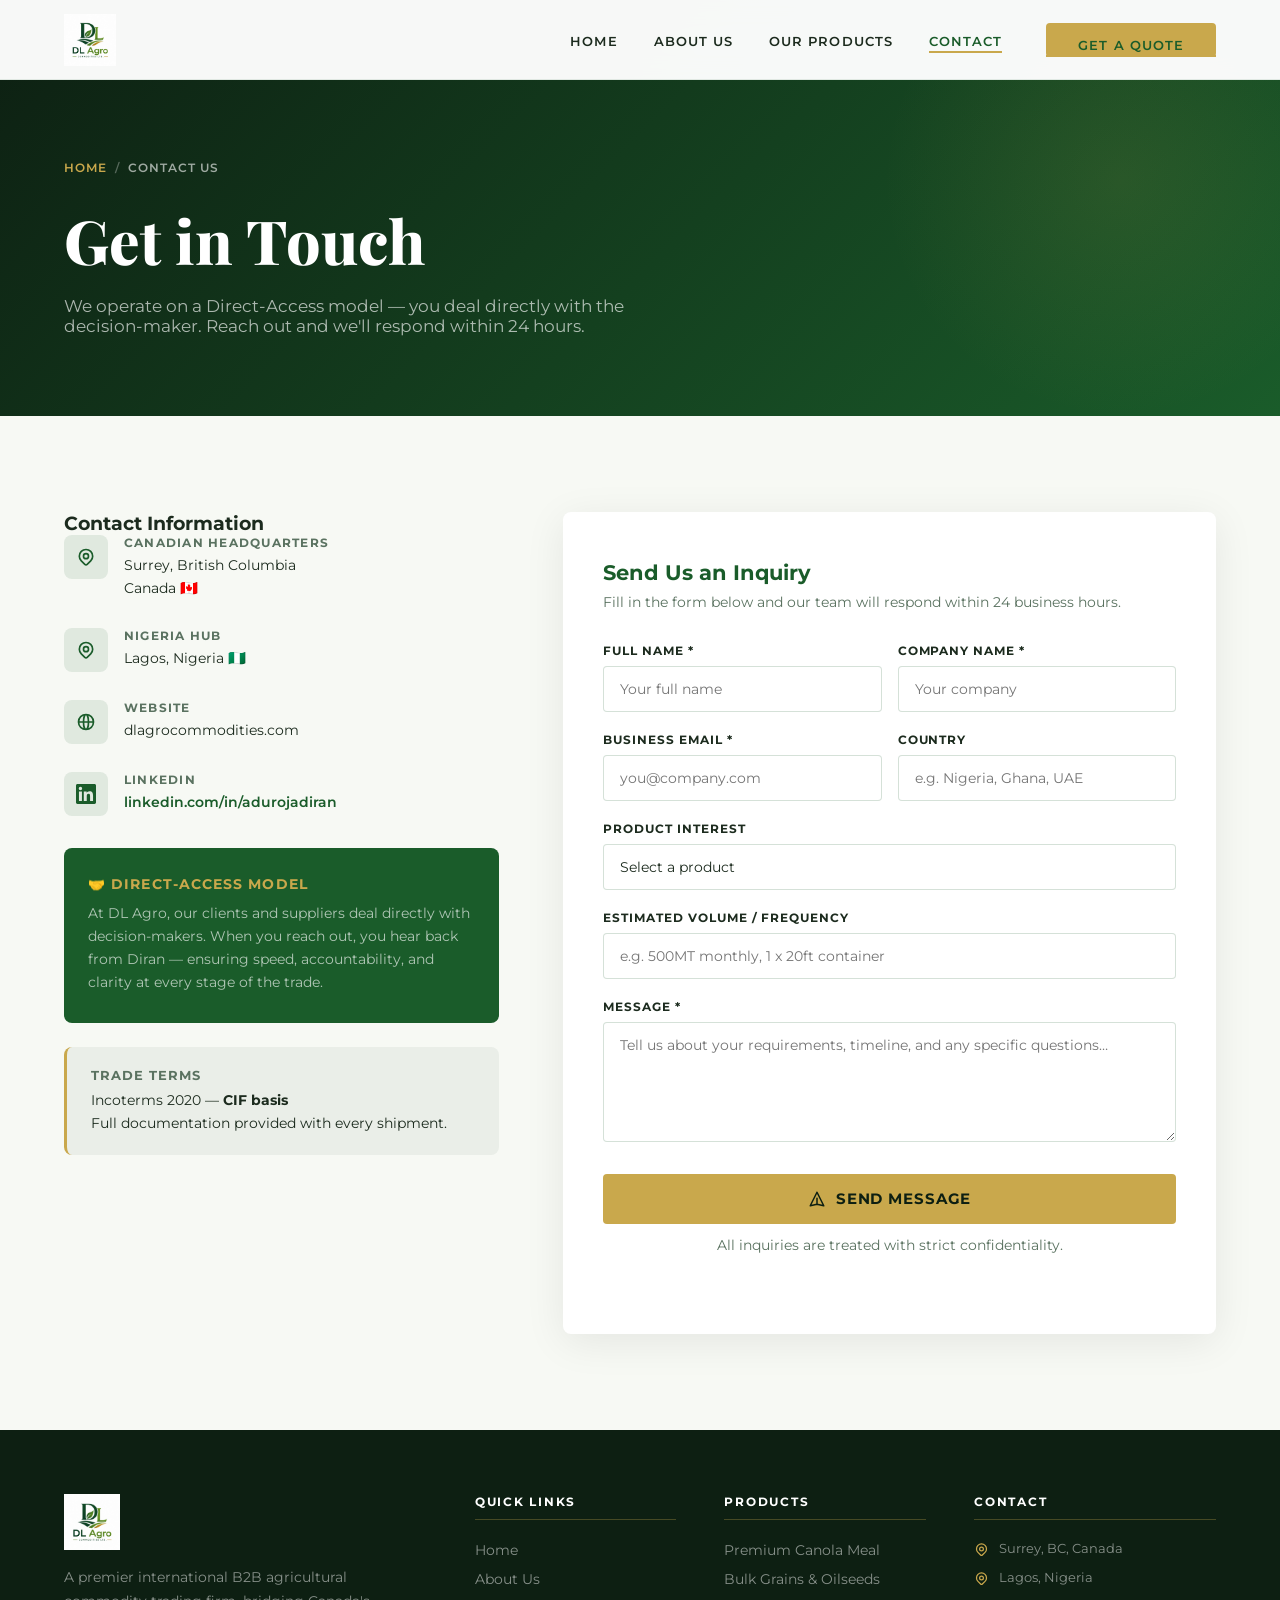
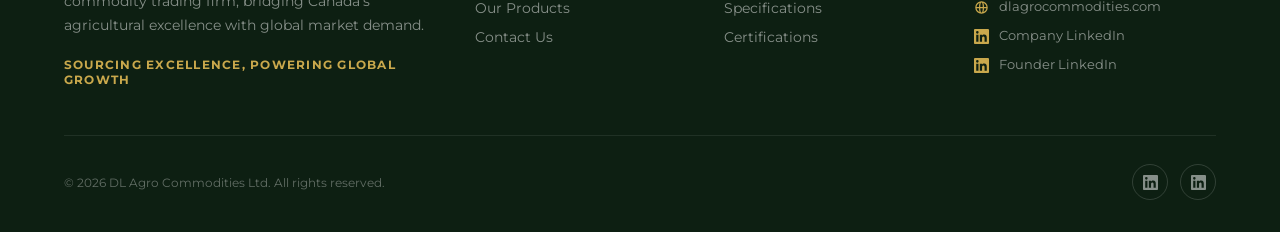
<file: contact.html>
<!DOCTYPE html>
<html lang="en">
<head>
  <meta charset="UTF-8" />
  <meta name="viewport" content="width=device-width, initial-scale=1.0" />
  <title>Contact Us | DL Agro Commodities Ltd.</title>
  <meta name="description" content="Contact DL Agro Commodities Ltd. for product inquiries, shipment quotes, and trade partnerships. Reach us directly in Surrey, BC, Canada or Lagos, Nigeria." />
  <link rel="canonical" href="https://dlagrocommodities.com/contact.html" />
  <link rel="stylesheet" href="style.css" />
  <link rel="icon" type="image/jpeg" href="logo.jpg" />
</head>
<body>

  <!-- ========== NAVBAR ========== -->
  <nav class="navbar">
    <div class="container nav-inner">
      <a href="index.html" class="nav-logo">
        <img src="logo.jpg" alt="DL Agro Commodities Ltd." />
      </a>
      <ul class="nav-links">
        <li><a href="index.html">Home</a></li>
        <li><a href="about.html">About Us</a></li>
        <li><a href="products.html">Our Products</a></li>
        <li><a href="contact.html" class="active">Contact</a></li>
        <li class="nav-cta"><a href="contact.html" class="btn btn-gold">Get a Quote</a></li>
      </ul>
      <button class="hamburger" aria-label="Open menu">
        <span></span><span></span><span></span>
      </button>
    </div>
  </nav>

  <!-- ========== PAGE HERO ========== -->
  <section class="page-hero">
    <div class="container page-hero-content">
      <div class="breadcrumb">
        <a href="index.html">Home</a>
        <span>/</span>
        <span style="color:rgba(255,255,255,0.6)">Contact Us</span>
      </div>
      <h1>Get in Touch</h1>
      <p>We operate on a Direct-Access model — you deal directly with the decision-maker. Reach out and we'll respond within 24 hours.</p>
    </div>
  </section>

  <!-- ========== CONTACT MAIN ========== -->
  <section class="contact-section section-pad">
    <div class="container">
      <div class="contact-grid">

        <!-- Left: Info -->
        <div class="reveal">
          <h3>Contact Information</h3>

          <div class="contact-info-item">
            <div class="contact-icon">
              <svg xmlns="http://www.w3.org/2000/svg" fill="none" viewBox="0 0 24 24" stroke="currentColor" stroke-width="2"><path stroke-linecap="round" stroke-linejoin="round" d="M17.657 16.657L13.414 20.9a1.998 1.998 0 01-2.827 0l-4.244-4.243a8 8 0 1111.314 0z"/><path stroke-linecap="round" stroke-linejoin="round" d="M15 11a3 3 0 11-6 0 3 3 0 016 0z"/></svg>
            </div>
            <div>
              <h4>Canadian Headquarters</h4>
              <p>Surrey, British Columbia<br />Canada 🇨🇦</p>
            </div>
          </div>

          <div class="contact-info-item">
            <div class="contact-icon">
              <svg xmlns="http://www.w3.org/2000/svg" fill="none" viewBox="0 0 24 24" stroke="currentColor" stroke-width="2"><path stroke-linecap="round" stroke-linejoin="round" d="M17.657 16.657L13.414 20.9a1.998 1.998 0 01-2.827 0l-4.244-4.243a8 8 0 1111.314 0z"/><path stroke-linecap="round" stroke-linejoin="round" d="M15 11a3 3 0 11-6 0 3 3 0 016 0z"/></svg>
            </div>
            <div>
              <h4>Nigeria Hub</h4>
              <p>Lagos, Nigeria 🇳🇬</p>
            </div>
          </div>

          <div class="contact-info-item">
            <div class="contact-icon">
              <svg xmlns="http://www.w3.org/2000/svg" fill="none" viewBox="0 0 24 24" stroke="currentColor" stroke-width="2"><path stroke-linecap="round" stroke-linejoin="round" d="M21 12a9 9 0 01-9 9m9-9a9 9 0 00-9-9m9 9H3m9 9a9 9 0 01-9-9m9 9c1.657 0 3-4.03 3-9s-1.343-9-3-9m0 18c-1.657 0-3-4.03-3-9s1.343-9 3-9m-9 9a9 9 0 019-9"/></svg>
            </div>
            <div>
              <h4>Website</h4>
              <p>dlagrocommodities.com</p>
            </div>
          </div>

          <div class="contact-info-item">
            <div class="contact-icon">
              <svg xmlns="http://www.w3.org/2000/svg" viewBox="0 0 24 24" fill="currentColor" style="width:20px;color:var(--green-dark)"><path d="M20.447 20.452h-3.554v-5.569c0-1.328-.027-3.037-1.852-3.037-1.853 0-2.136 1.445-2.136 2.939v5.667H9.351V9h3.414v1.561h.046c.477-.9 1.637-1.85 3.37-1.85 3.601 0 4.267 2.37 4.267 5.455v6.286zM5.337 7.433a2.062 2.062 0 01-2.063-2.065 2.064 2.064 0 112.063 2.065zm1.782 13.019H3.555V9h3.564v11.452zM22.225 0H1.771C.792 0 0 .774 0 1.729v20.542C0 23.227.792 24 1.771 24h20.451C23.2 24 24 23.227 24 22.271V1.729C24 .774 23.2 0 22.222 0h.003z"/></svg>
            </div>
            <div>
              <h4>LinkedIn</h4>
              <p><a href="https://www.linkedin.com/in/adurojadiran" target="_blank" rel="noopener" style="color:var(--green-dark);font-weight:600;">linkedin.com/in/adurojadiran</a></p>
            </div>
          </div>

          <div class="direct-access-box">
            <h4>🤝 Direct-Access Model</h4>
            <p>At DL Agro, our clients and suppliers deal directly with decision-makers. When you reach out, you hear back from Diran — ensuring speed, accountability, and clarity at every stage of the trade.</p>
          </div>

          <!-- Trade terms reminder -->
          <div style="margin-top:24px;padding:20px 24px;background:var(--warm-gray);border-radius:8px;border-left:3px solid var(--gold);">
            <p style="font-size:0.82rem;font-weight:700;text-transform:uppercase;letter-spacing:0.08em;color:var(--text-muted);margin-bottom:6px;">Trade Terms</p>
            <p style="font-size:0.9rem;color:var(--text-dark);line-height:1.6;">Incoterms 2020 — <strong>CIF basis</strong><br />Full documentation provided with every shipment.</p>
          </div>
        </div>

        <!-- Right: Form -->
        <div class="contact-form-wrap reveal">
          <h3>Send Us an Inquiry</h3>
          <p>Fill in the form below and our team will respond within 24 business hours.</p>

          <!--
            INTEGRATION NOTE FOR DIRAN:
            Replace YOUR_FORMSPREE_ENDPOINT below with the endpoint from your Formspree account.
            Steps: 1. Go to formspree.io  2. Create a new form  3. Copy the endpoint URL
            Example: https://formspree.io/f/xyzabcde
          -->
          <form
            id="contact-form"
            action="https://formspree.io/f/YOUR_FORMSPREE_ENDPOINT"
            method="POST"
          >
            <div class="form-row">
              <div class="form-group">
                <label for="name">Full Name *</label>
                <input type="text" id="name" name="name" placeholder="Your full name" required />
              </div>
              <div class="form-group">
                <label for="company">Company Name *</label>
                <input type="text" id="company" name="company" placeholder="Your company" required />
              </div>
            </div>

            <div class="form-row">
              <div class="form-group">
                <label for="email">Business Email *</label>
                <input type="email" id="email" name="email" placeholder="you@company.com" required />
              </div>
              <div class="form-group">
                <label for="country">Country</label>
                <input type="text" id="country" name="country" placeholder="e.g. Nigeria, Ghana, UAE" />
              </div>
            </div>

            <div class="form-group">
              <label for="product">Product Interest</label>
              <select id="product" name="product">
                <option value="" disabled selected>Select a product</option>
                <option value="canola-meal">Premium Canadian Canola Meal</option>
                <option value="bulk-grains">Bulk Grains (Wheat / Barley / Corn)</option>
                <option value="oilseeds">Oilseeds (Canola Seed / Soybean)</option>
                <option value="custom">Custom Sourcing Request</option>
                <option value="general">General Inquiry</option>
              </select>
            </div>

            <div class="form-group">
              <label for="volume">Estimated Volume / Frequency</label>
              <input type="text" id="volume" name="volume" placeholder="e.g. 500MT monthly, 1 x 20ft container" />
            </div>

            <div class="form-group">
              <label for="message">Message *</label>
              <textarea id="message" name="message" placeholder="Tell us about your requirements, timeline, and any specific questions…" required></textarea>
            </div>

            <!-- Spam honeypot (hidden) -->
            <input type="text" name="_gotcha" style="display:none" />
            <input type="hidden" name="_subject" value="New Inquiry — DL Agro Commodities Website" />

            <button type="submit" class="btn btn-gold form-submit">
              <svg xmlns="http://www.w3.org/2000/svg" width="18" height="18" fill="none" viewBox="0 0 24 24" stroke="currentColor" stroke-width="2"><path stroke-linecap="round" stroke-linejoin="round" d="M12 19l9 2-9-18-9 18 9-2zm0 0v-8"/></svg>
              Send Message
            </button>
            <p class="form-note" id="form-feedback">All inquiries are treated with strict confidentiality.</p>
          </form>
        </div>

      </div>
    </div>
  </section>

  <!-- ========== FOOTER ========== -->
  <footer class="footer">
    <div class="container">
      <div class="footer-grid">
        <div class="footer-about">
          <div class="footer-logo">
            <img src="logo.jpg" alt="DL Agro Commodities Ltd." />
          </div>
          <p>A premier international B2B agricultural commodity trading firm, bridging Canada's agricultural excellence with global market demand.</p>
          <div class="footer-motto">Sourcing Excellence, Powering Global Growth</div>
        </div>
        <div class="footer-col">
          <h4>Quick Links</h4>
          <ul>
            <li><a href="index.html">Home</a></li>
            <li><a href="about.html">About Us</a></li>
            <li><a href="products.html">Our Products</a></li>
            <li><a href="contact.html">Contact Us</a></li>
          </ul>
        </div>
        <div class="footer-col">
          <h4>Products</h4>
          <ul>
            <li><a href="products.html">Premium Canola Meal</a></li>
            <li><a href="products.html">Bulk Grains &amp; Oilseeds</a></li>
            <li><a href="products.html">Specifications</a></li>
            <li><a href="products.html">Certifications</a></li>
          </ul>
        </div>
        <div class="footer-col">
          <h4>Contact</h4>
          <div class="footer-contact-item">
            <svg xmlns="http://www.w3.org/2000/svg" fill="none" viewBox="0 0 24 24" stroke="currentColor" stroke-width="2"><path stroke-linecap="round" stroke-linejoin="round" d="M17.657 16.657L13.414 20.9a1.998 1.998 0 01-2.827 0l-4.244-4.243a8 8 0 1111.314 0z"/><path stroke-linecap="round" stroke-linejoin="round" d="M15 11a3 3 0 11-6 0 3 3 0 016 0z"/></svg>
            Surrey, BC, Canada
          </div>
          <div class="footer-contact-item">
            <svg xmlns="http://www.w3.org/2000/svg" fill="none" viewBox="0 0 24 24" stroke="currentColor" stroke-width="2"><path stroke-linecap="round" stroke-linejoin="round" d="M17.657 16.657L13.414 20.9a1.998 1.998 0 01-2.827 0l-4.244-4.243a8 8 0 1111.314 0z"/><path stroke-linecap="round" stroke-linejoin="round" d="M15 11a3 3 0 11-6 0 3 3 0 016 0z"/></svg>
            Lagos, Nigeria
          </div>
          <div class="footer-contact-item">
            <svg xmlns="http://www.w3.org/2000/svg" fill="none" viewBox="0 0 24 24" stroke="currentColor" stroke-width="2"><path stroke-linecap="round" stroke-linejoin="round" d="M21 12a9 9 0 01-9 9m9-9a9 9 0 00-9-9m9 9H3m9 9a9 9 0 01-9-9m9 9c1.657 0 3-4.03 3-9s-1.343-9-3-9m0 18c-1.657 0-3-4.03-3-9s1.343-9 3-9m-9 9a9 9 0 019-9"/></svg>
            dlagrocommodities.com
          </div>
          <div class="footer-contact-item" style="margin-top:4px;">
            <svg xmlns="http://www.w3.org/2000/svg" viewBox="0 0 24 24" fill="currentColor" style="width:15px;flex-shrink:0;color:var(--gold)"><path d="M20.447 20.452h-3.554v-5.569c0-1.328-.027-3.037-1.852-3.037-1.853 0-2.136 1.445-2.136 2.939v5.667H9.351V9h3.414v1.561h.046c.477-.9 1.637-1.85 3.37-1.85 3.601 0 4.267 2.37 4.267 5.455v6.286zM5.337 7.433a2.062 2.062 0 01-2.063-2.065 2.064 2.064 0 112.063 2.065zm1.782 13.019H3.555V9h3.564v11.452zM22.225 0H1.771C.792 0 0 .774 0 1.729v20.542C0 23.227.792 24 1.771 24h20.451C23.2 24 24 23.227 24 22.271V1.729C24 .774 23.2 0 22.222 0h.003z"/></svg>
            <a href="https://www.linkedin.com/company/dl-agro-commodities-ltd/" target="_blank" rel="noopener" style="color:rgba(255,255,255,0.5);">Company LinkedIn</a>
          </div>
          <div class="footer-contact-item">
            <svg xmlns="http://www.w3.org/2000/svg" viewBox="0 0 24 24" fill="currentColor" style="width:15px;flex-shrink:0;color:var(--gold)"><path d="M20.447 20.452h-3.554v-5.569c0-1.328-.027-3.037-1.852-3.037-1.853 0-2.136 1.445-2.136 2.939v5.667H9.351V9h3.414v1.561h.046c.477-.9 1.637-1.85 3.37-1.85 3.601 0 4.267 2.37 4.267 5.455v6.286zM5.337 7.433a2.062 2.062 0 01-2.063-2.065 2.064 2.064 0 112.063 2.065zm1.782 13.019H3.555V9h3.564v11.452zM22.225 0H1.771C.792 0 0 .774 0 1.729v20.542C0 23.227.792 24 1.771 24h20.451C23.2 24 24 23.227 24 22.271V1.729C24 .774 23.2 0 22.222 0h.003z"/></svg>
            <a href="https://www.linkedin.com/in/adurojadiran" target="_blank" rel="noopener" style="color:rgba(255,255,255,0.5);">Founder LinkedIn</a>
          </div>
        </div>
      </div>
      <div class="footer-bottom">
        <p>&copy; 2026 DL Agro Commodities Ltd. All rights reserved.</p>
        <div class="footer-social">
          <a href="https://www.linkedin.com/company/dl-agro-commodities-ltd/" target="_blank" rel="noopener" aria-label="Company LinkedIn">
            <svg xmlns="http://www.w3.org/2000/svg" viewBox="0 0 24 24" fill="currentColor"><path d="M20.447 20.452h-3.554v-5.569c0-1.328-.027-3.037-1.852-3.037-1.853 0-2.136 1.445-2.136 2.939v5.667H9.351V9h3.414v1.561h.046c.477-.9 1.637-1.85 3.37-1.85 3.601 0 4.267 2.37 4.267 5.455v6.286zM5.337 7.433a2.062 2.062 0 01-2.063-2.065 2.064 2.064 0 112.063 2.065zm1.782 13.019H3.555V9h3.564v11.452zM22.225 0H1.771C.792 0 0 .774 0 1.729v20.542C0 23.227.792 24 1.771 24h20.451C23.2 24 24 23.227 24 22.271V1.729C24 .774 23.2 0 22.222 0h.003z"/></svg>
          </a>
          <a href="https://www.linkedin.com/in/adurojadiran" target="_blank" rel="noopener" aria-label="Founder LinkedIn">
            <svg xmlns="http://www.w3.org/2000/svg" viewBox="0 0 24 24" fill="currentColor"><path d="M20.447 20.452h-3.554v-5.569c0-1.328-.027-3.037-1.852-3.037-1.853 0-2.136 1.445-2.136 2.939v5.667H9.351V9h3.414v1.561h.046c.477-.9 1.637-1.85 3.37-1.85 3.601 0 4.267 2.37 4.267 5.455v6.286zM5.337 7.433a2.062 2.062 0 01-2.063-2.065 2.064 2.064 0 112.063 2.065zm1.782 13.019H3.555V9h3.564v11.452zM22.225 0H1.771C.792 0 0 .774 0 1.729v20.542C0 23.227.792 24 1.771 24h20.451C23.2 24 24 23.227 24 22.271V1.729C24 .774 23.2 0 22.222 0h.003z"/></svg>
          </a>
        </div>
      </div>
    </div>
  </footer>

  <script src="script.js"></script>
</body>
</html>
</file>
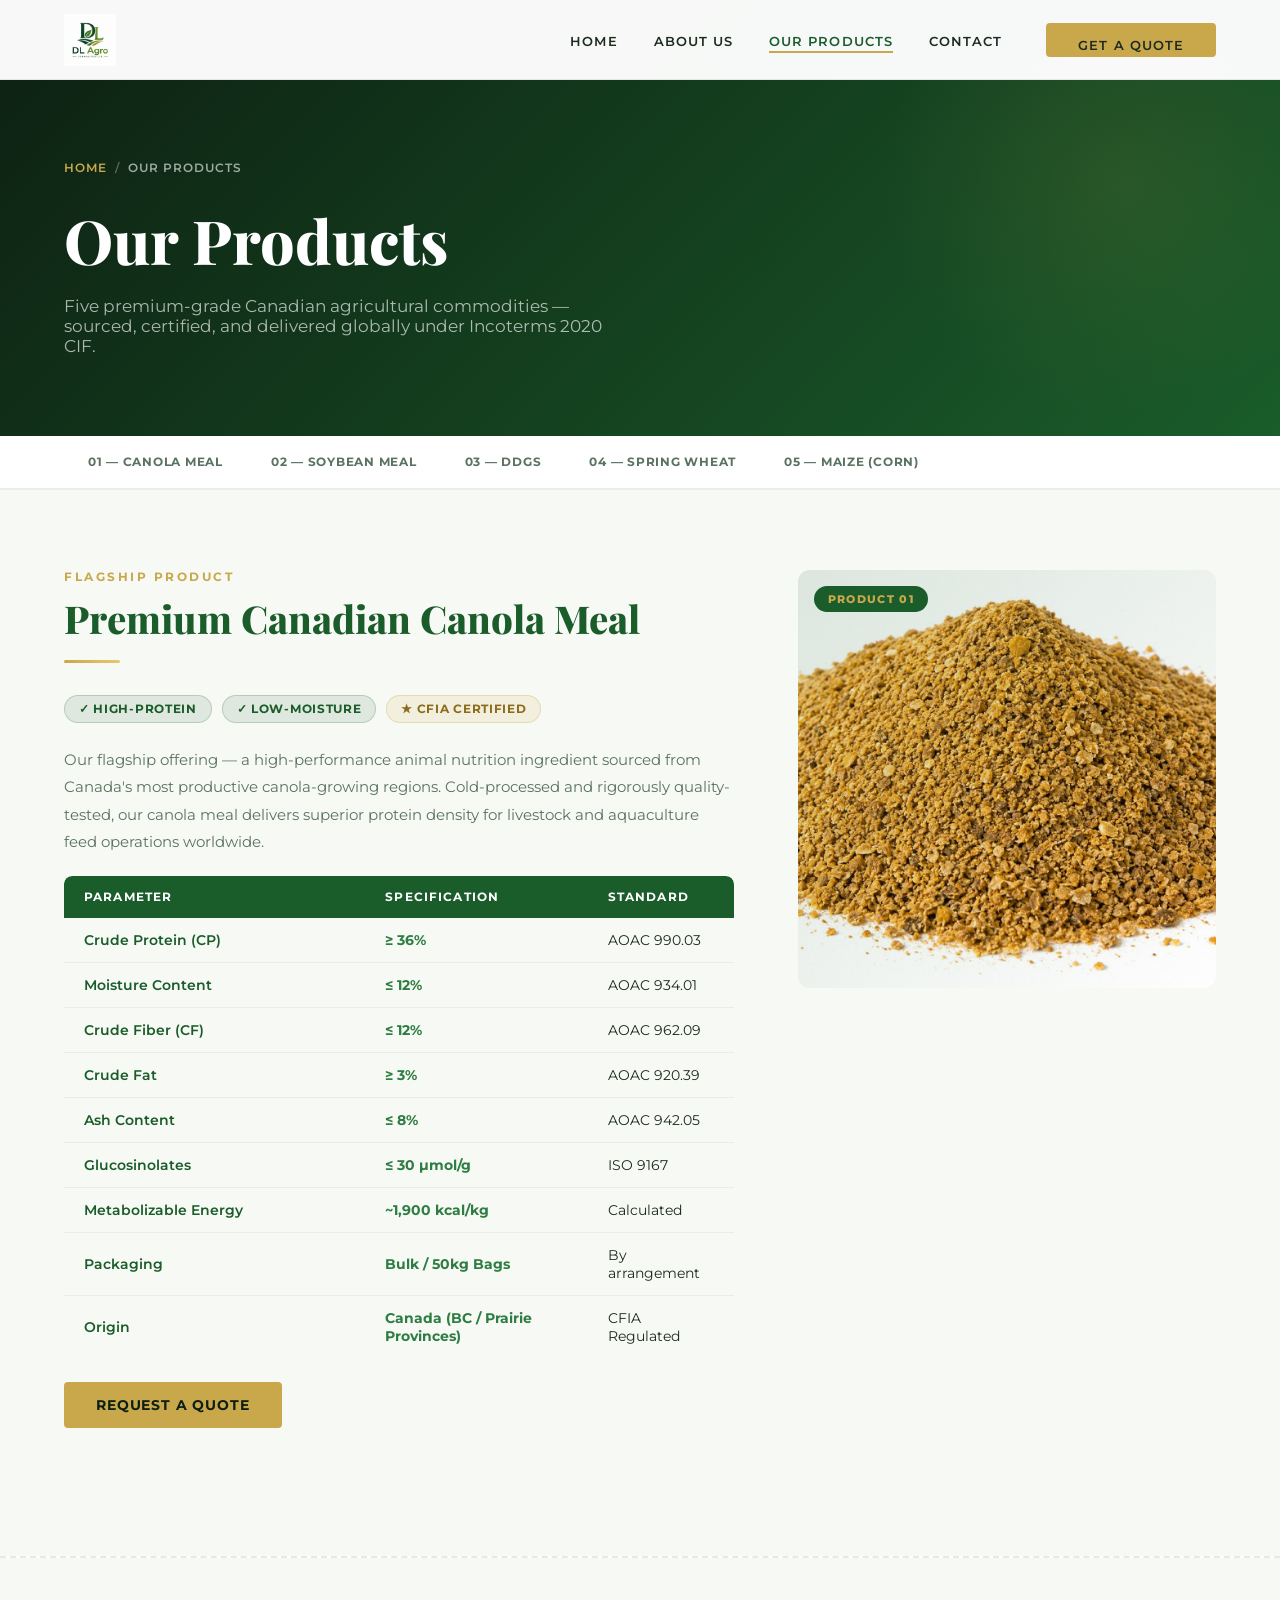
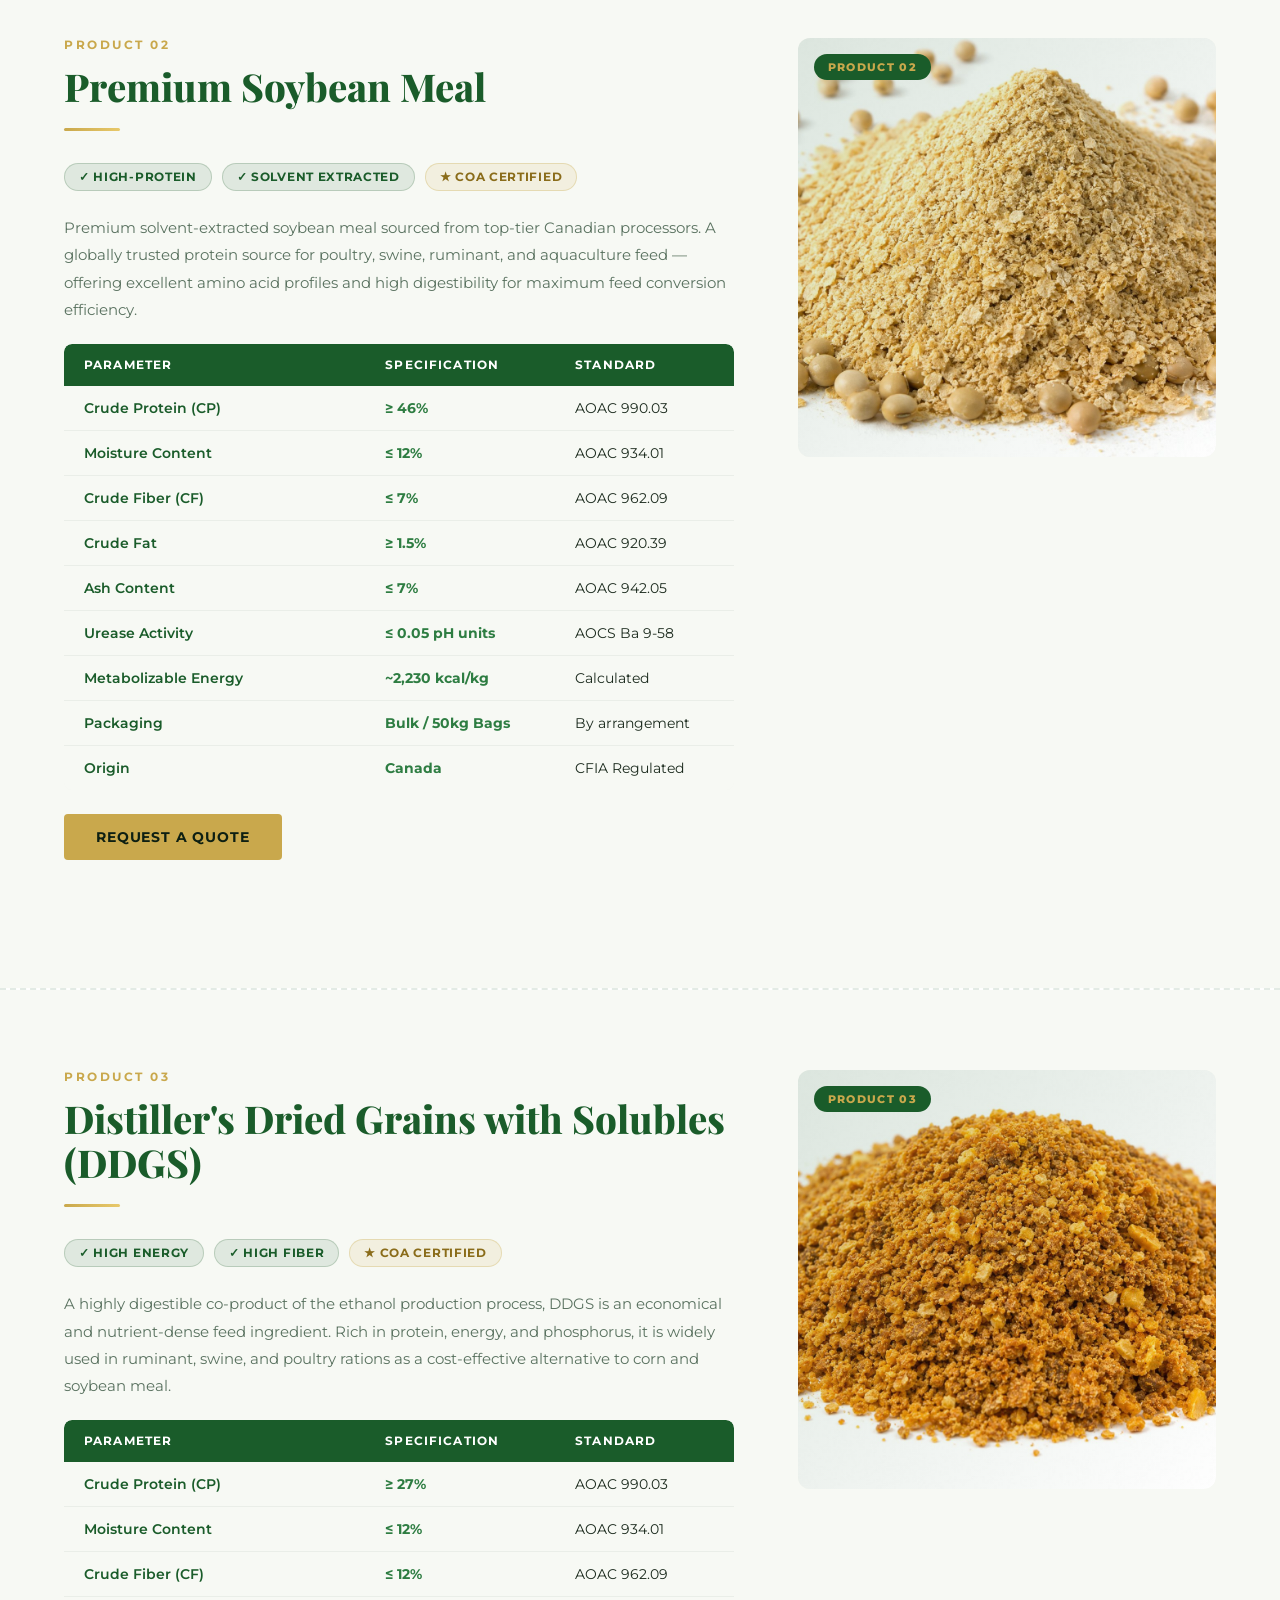
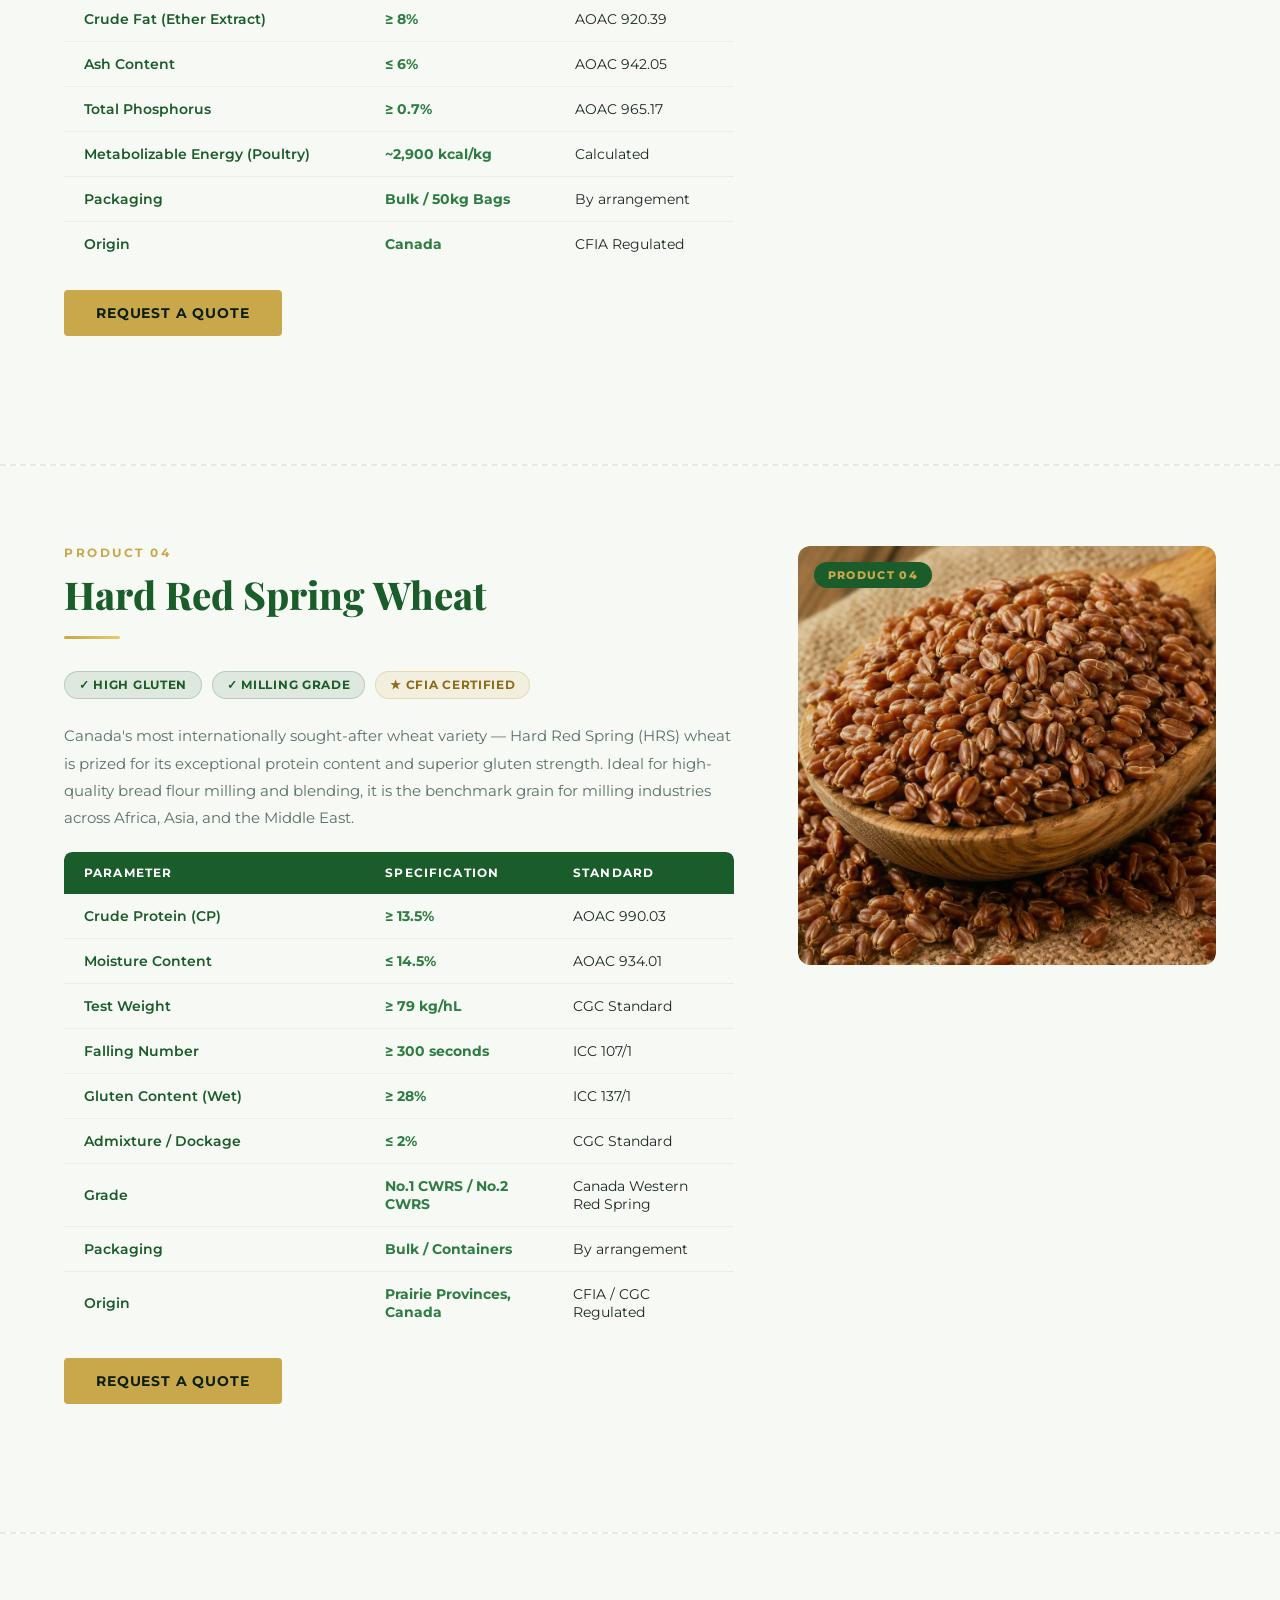
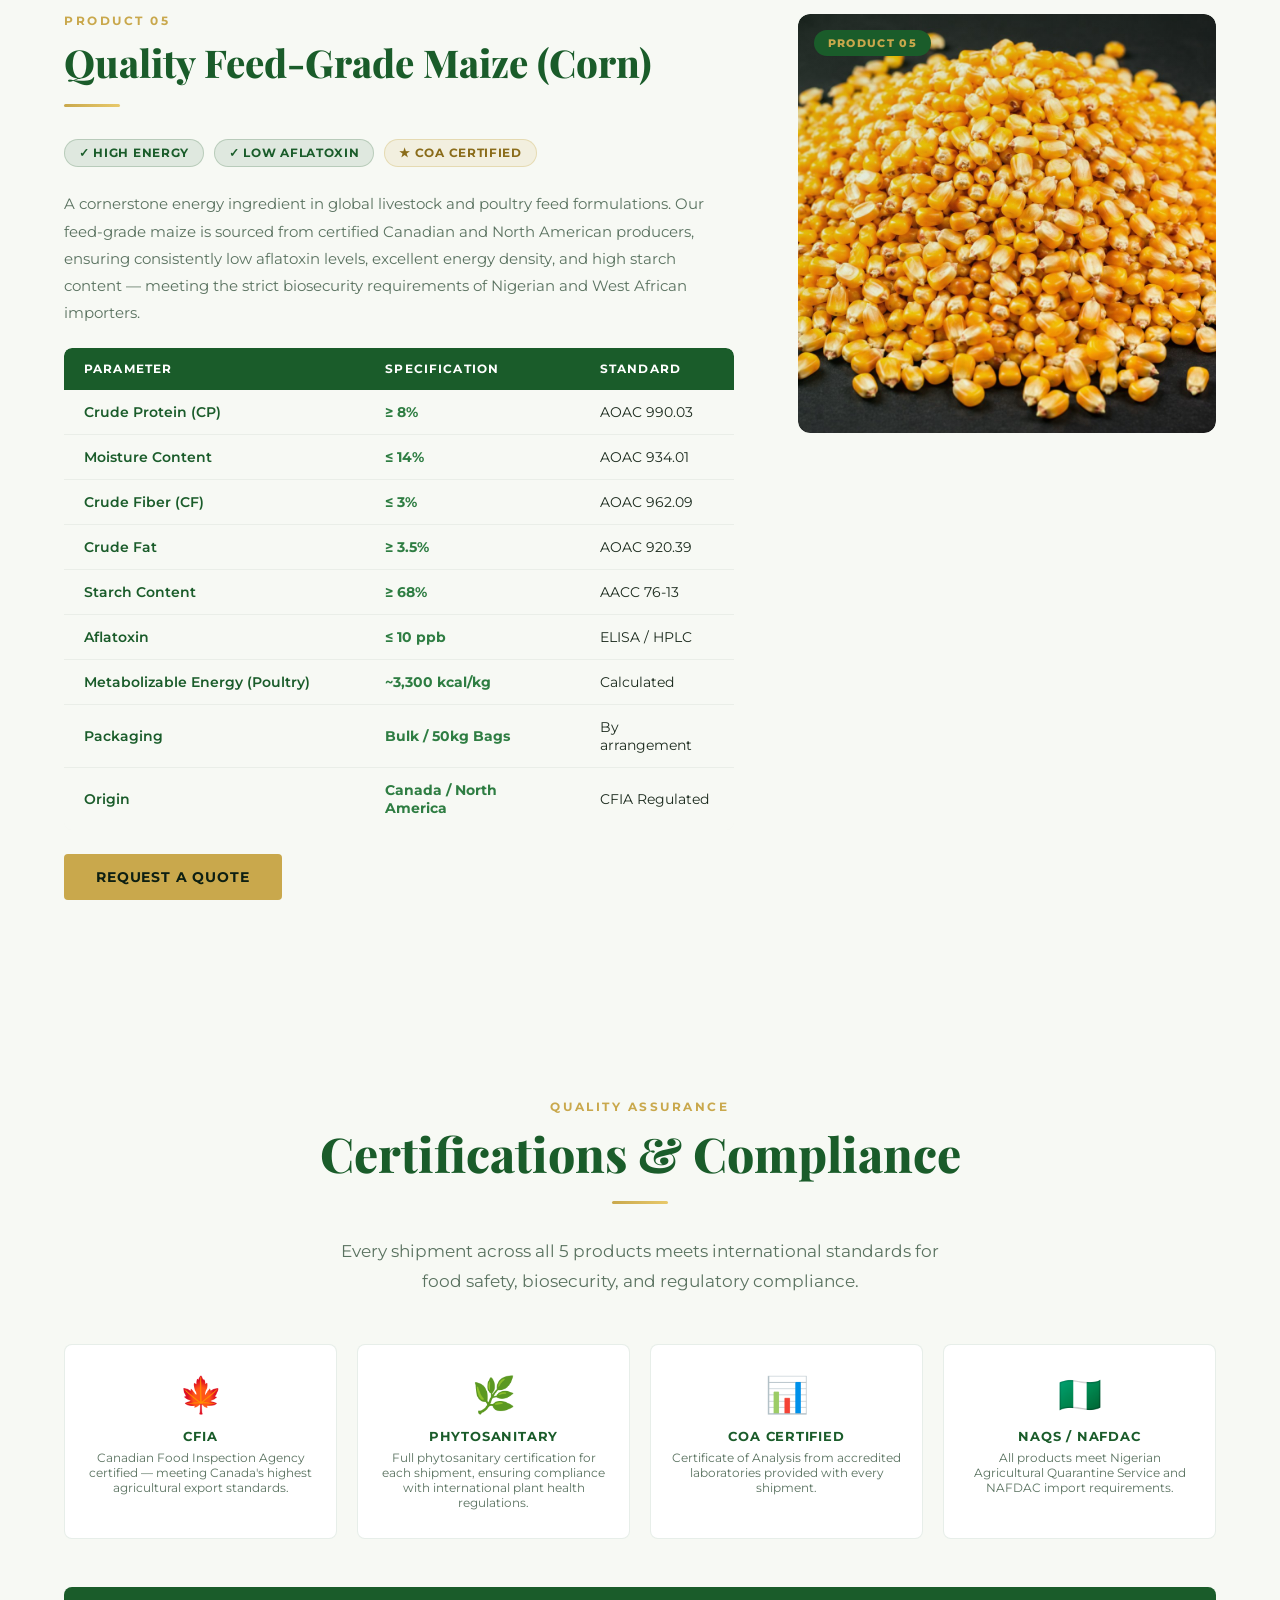
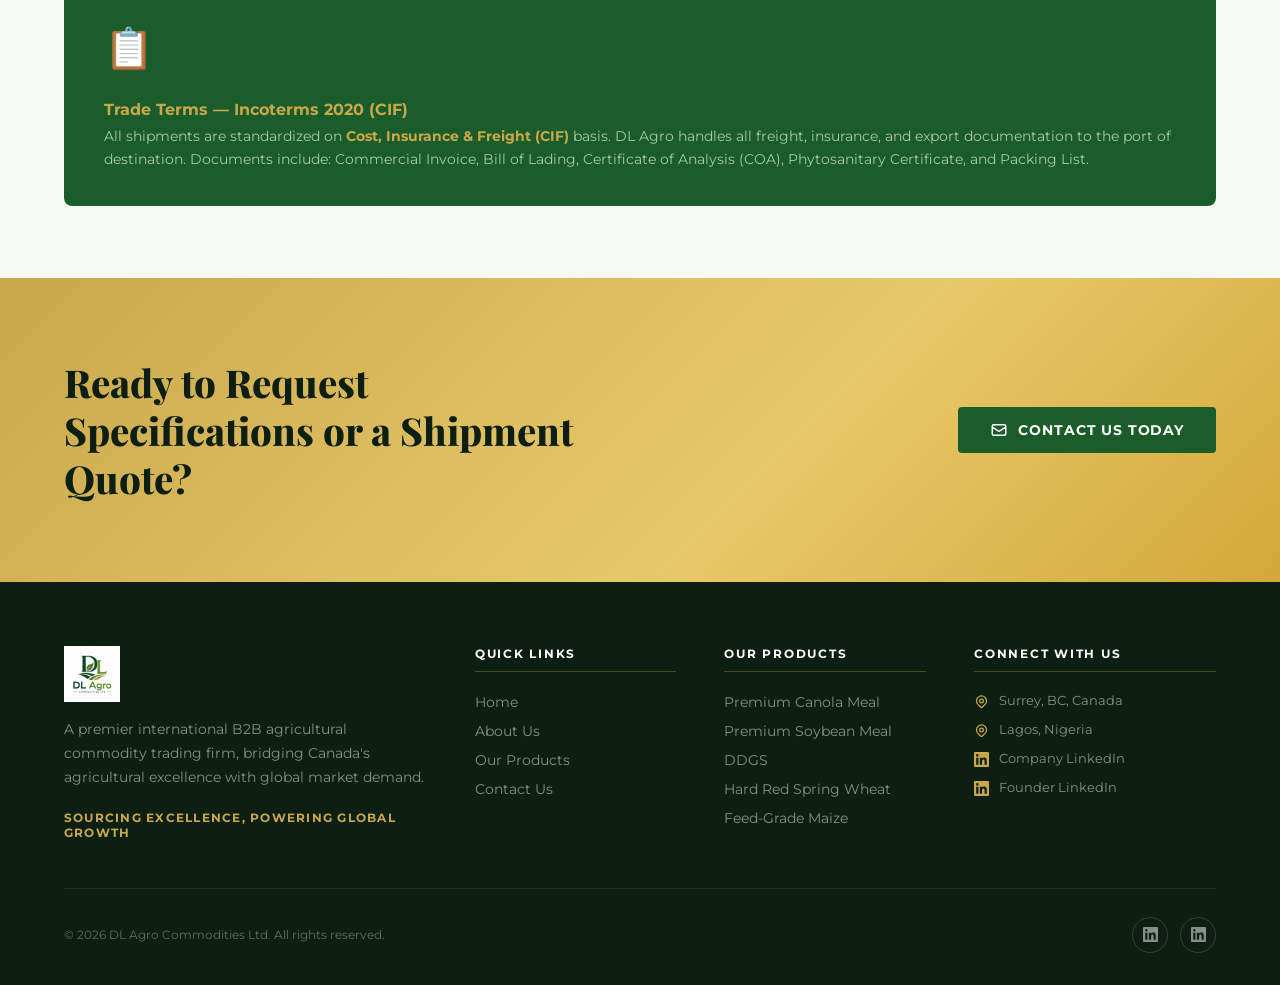
<file: products.html>
<!DOCTYPE html>
<html lang="en">
<head>
  <meta charset="UTF-8" />
  <meta name="viewport" content="width=device-width, initial-scale=1.0" />
  <title>Our Products | DL Agro Commodities Ltd.</title>
  <meta name="description" content="DL Agro Commodities Ltd. offers Premium Canola Meal, Soybean Meal, DDGS, Hard Red Spring Wheat, and Feed-Grade Maize. Full specifications, certifications, and CIF trade terms." />
  <link rel="canonical" href="https://dlagrocommodities.com/products.html" />
  <link rel="stylesheet" href="style.css" />
  <link rel="icon" type="image/jpeg" href="logo.jpg" />
  <style>
    /* Product nav tabs */
    .product-nav {
      background: var(--white);
      border-bottom: 2px solid var(--warm-gray);
      position: sticky;
      top: var(--nav-height);
      z-index: 100;
    }

    .product-nav-inner {
      display: flex;
      overflow-x: auto;
      gap: 0;
      scrollbar-width: none;
    }

    .product-nav-inner::-webkit-scrollbar { display: none; }

    .product-tab {
      flex-shrink: 0;
      padding: 18px 24px;
      font-size: 0.78rem;
      font-weight: 700;
      letter-spacing: 0.06em;
      text-transform: uppercase;
      color: var(--text-muted);
      border-bottom: 3px solid transparent;
      margin-bottom: -2px;
      cursor: pointer;
      transition: all 0.3s ease;
      white-space: nowrap;
      text-decoration: none;
      display: block;
    }

    .product-tab:hover { color: var(--green-dark); }
    .product-tab.active { color: var(--green-dark); border-bottom-color: var(--gold); }

    /* Product section blocks */
    .product-block {
      padding: 80px 0;
      scroll-margin-top: calc(var(--nav-height) + 56px);
    }

    .product-block:nth-child(odd)  { background: var(--white); }
    .product-block:nth-child(even) { background: var(--off-white); }

    .product-block-grid {
      display: grid;
      grid-template-columns: 1fr 1.6fr;
      gap: 64px;
      align-items: start;
      margin-bottom: 48px;
    }

    .product-block:nth-child(even) .product-block-grid {
      grid-template-columns: 1.6fr 1fr;
    }

    .product-block:nth-child(even) .product-block-grid .product-visual {
      order: 2;
    }

    .product-block:nth-child(even) .product-block-grid .product-info {
      order: 1;
    }

    .product-visual {
      position: relative;
    }

    .product-emoji-card {
      aspect-ratio: 1;
      background: linear-gradient(145deg, var(--warm-gray), #c8d9c0);
      border-radius: 12px;
      display: flex;
      flex-direction: column;
      align-items: center;
      justify-content: center;
      gap: 16px;
      position: relative;
      overflow: hidden;
    }

    .product-emoji-card::before {
      content: '';
      position: absolute;
      inset: 0;
      background: linear-gradient(135deg, rgba(26,92,42,0.15), transparent);
    }

    .product-emoji-card .emoji { font-size: 5rem; position: relative; z-index: 1; }

    .product-num-tag {
      position: absolute;
      top: 16px;
      left: 16px;
      background: var(--green-dark);
      color: var(--gold);
      font-size: 0.7rem;
      font-weight: 800;
      letter-spacing: 0.12em;
      text-transform: uppercase;
      padding: 6px 14px;
      border-radius: 100px;
    }

    .product-info h2 {
      font-family: 'Playfair Display', serif;
      font-size: clamp(1.6rem, 3vw, 2.4rem);
      font-weight: 800;
      color: var(--green-dark);
      line-height: 1.15;
      margin-bottom: 16px;
    }

    .product-info p {
      font-size: 0.92rem;
      line-height: 1.85;
      color: var(--text-muted);
      margin-bottom: 20px;
    }

    /* Spec table per product */
    .product-spec-table {
      width: 100%;
      border-collapse: collapse;
      font-size: 0.88rem;
      border-radius: 8px;
      overflow: hidden;
      box-shadow: 0 2px 16px rgba(0,0,0,0.07);
    }

    .product-spec-table thead {
      background: var(--green-dark);
      color: var(--white);
    }

    .product-spec-table thead th {
      padding: 14px 20px;
      text-align: left;
      font-size: 0.72rem;
      font-weight: 700;
      letter-spacing: 0.1em;
      text-transform: uppercase;
    }

    .product-spec-table tbody tr {
      border-bottom: 1px solid var(--warm-gray);
      transition: background 0.2s;
    }

    .product-spec-table tbody tr:last-child { border-bottom: none; }
    .product-spec-table tbody tr:hover { background: rgba(26,92,42,0.04); }

    .product-spec-table tbody td {
      padding: 13px 20px;
      color: var(--text-dark);
    }

    .product-spec-table tbody td:first-child {
      font-weight: 600;
      color: var(--green-dark);
      width: 45%;
    }

    .spec-val {
      font-weight: 700;
      color: var(--green-mid);
    }

    .spec-table-wrap {
      overflow-x: auto;
      border-radius: 8px;
    }

    .product-divider {
      border: none;
      border-top: 2px dashed rgba(26,92,42,0.12);
      margin: 0;
    }

    @media (max-width: 768px) {
      .product-block-grid { grid-template-columns: 1fr; gap: 32px; }
      .product-block:nth-child(even) .product-block-grid .product-visual { order: 1; }
      .product-block:nth-child(even) .product-block-grid .product-info { order: 2; }
      .product-emoji-card { aspect-ratio: 16/7; }
    }
  </style>
</head>
<body>

  <!-- ========== NAVBAR ========== -->
  <nav class="navbar">
    <div class="container nav-inner">
      <a href="index.html" class="nav-logo"><img src="logo.jpg" alt="DL Agro Commodities Ltd." /></a>
      <ul class="nav-links">
        <li><a href="index.html">Home</a></li>
        <li><a href="about.html">About Us</a></li>
        <li><a href="products.html" class="active">Our Products</a></li>
        <li><a href="contact.html">Contact</a></li>
        <li class="nav-cta"><a href="contact.html" class="btn btn-gold">Get a Quote</a></li>
      </ul>
      <button class="hamburger" aria-label="Open menu"><span></span><span></span><span></span></button>
    </div>
  </nav>

  <!-- ========== PAGE HERO ========== -->
  <section class="page-hero">
    <div class="container page-hero-content">
      <div class="breadcrumb">
        <a href="index.html">Home</a><span>/</span>
        <span style="color:rgba(255,255,255,0.6)">Our Products</span>
      </div>
      <h1>Our Products</h1>
      <p>Five premium-grade Canadian agricultural commodities — sourced, certified, and delivered globally under Incoterms 2020 CIF.</p>
    </div>
  </section>

  <!-- ========== PRODUCT TABS NAV ========== -->
  <nav class="product-nav">
    <div class="container product-nav-inner">
      <a href="#canola-meal"   class="product-tab active">01 &mdash; Canola Meal</a>
      <a href="#soybean-meal"  class="product-tab">02 &mdash; Soybean Meal</a>
      <a href="#ddgs"          class="product-tab">03 &mdash; DDGS</a>
      <a href="#wheat"         class="product-tab">04 &mdash; Spring Wheat</a>
      <a href="#maize"         class="product-tab">05 &mdash; Maize (Corn)</a>
    </div>
  </nav>

  <!-- ========================================================
       PRODUCT 01 — PREMIUM CANOLA MEAL
  ========================================================= -->
  <section class="product-block" id="canola-meal">
    <div class="container">
      <div class="product-block-grid">
        <div class="product-visual reveal">
          <div class="product-emoji-card" style="padding:0;background:none;">
            <span class="product-num-tag">Product 01</span>
            <img src="product-canola.png" alt="Premium Canadian Canola Meal" style="width:100%;height:100%;object-fit:cover;border-radius:12px;display:block;" onerror="this.style.display='none'" />
          </div>
        </div>
        <div class="product-info reveal">
          <span class="section-label">Flagship Product</span>
          <h2>Premium Canadian Canola Meal</h2>
          <div class="divider-gold"></div>
          <div class="product-badge-row">
            <span class="badge badge-green">✓ High-Protein</span>
            <span class="badge badge-green">✓ Low-Moisture</span>
            <span class="badge badge-gold">★ CFIA Certified</span>
          </div>
          <p>Our flagship offering — a high-performance animal nutrition ingredient sourced from Canada's most productive canola-growing regions. Cold-processed and rigorously quality-tested, our canola meal delivers superior protein density for livestock and aquaculture feed operations worldwide.</p>
          <div class="spec-table-wrap">
            <table class="product-spec-table">
              <thead>
                <tr><th>Parameter</th><th>Specification</th><th>Standard</th></tr>
              </thead>
              <tbody>
                <tr><td>Crude Protein (CP)</td><td><span class="spec-val">≥ 36%</span></td><td>AOAC 990.03</td></tr>
                <tr><td>Moisture Content</td><td><span class="spec-val">≤ 12%</span></td><td>AOAC 934.01</td></tr>
                <tr><td>Crude Fiber (CF)</td><td><span class="spec-val">≤ 12%</span></td><td>AOAC 962.09</td></tr>
                <tr><td>Crude Fat</td><td><span class="spec-val">≥ 3%</span></td><td>AOAC 920.39</td></tr>
                <tr><td>Ash Content</td><td><span class="spec-val">≤ 8%</span></td><td>AOAC 942.05</td></tr>
                <tr><td>Glucosinolates</td><td><span class="spec-val">≤ 30 µmol/g</span></td><td>ISO 9167</td></tr>
                <tr><td>Metabolizable Energy</td><td><span class="spec-val">~1,900 kcal/kg</span></td><td>Calculated</td></tr>
                <tr><td>Packaging</td><td><span class="spec-val">Bulk / 50kg Bags</span></td><td>By arrangement</td></tr>
                <tr><td>Origin</td><td><span class="spec-val">Canada (BC / Prairie Provinces)</span></td><td>CFIA Regulated</td></tr>
              </tbody>
            </table>
          </div>
          <div style="margin-top:24px;">
            <a href="contact.html" class="btn btn-gold">Request a Quote</a>
          </div>
        </div>
      </div>
    </div>
  </section>

  <hr class="product-divider" />

  <!-- ========================================================
       PRODUCT 02 — PREMIUM SOYBEAN MEAL
  ========================================================= -->
  <section class="product-block" id="soybean-meal">
    <div class="container">
      <div class="product-block-grid">
        <div class="product-info reveal">
          <span class="section-label">Product 02</span>
          <h2>Premium Soybean Meal</h2>
          <div class="divider-gold"></div>
          <div class="product-badge-row">
            <span class="badge badge-green">✓ High-Protein</span>
            <span class="badge badge-green">✓ Solvent Extracted</span>
            <span class="badge badge-gold">★ COA Certified</span>
          </div>
          <p>Premium solvent-extracted soybean meal sourced from top-tier Canadian processors. A globally trusted protein source for poultry, swine, ruminant, and aquaculture feed — offering excellent amino acid profiles and high digestibility for maximum feed conversion efficiency.</p>
          <div class="spec-table-wrap">
            <table class="product-spec-table">
              <thead>
                <tr><th>Parameter</th><th>Specification</th><th>Standard</th></tr>
              </thead>
              <tbody>
                <tr><td>Crude Protein (CP)</td><td><span class="spec-val">≥ 46%</span></td><td>AOAC 990.03</td></tr>
                <tr><td>Moisture Content</td><td><span class="spec-val">≤ 12%</span></td><td>AOAC 934.01</td></tr>
                <tr><td>Crude Fiber (CF)</td><td><span class="spec-val">≤ 7%</span></td><td>AOAC 962.09</td></tr>
                <tr><td>Crude Fat</td><td><span class="spec-val">≥ 1.5%</span></td><td>AOAC 920.39</td></tr>
                <tr><td>Ash Content</td><td><span class="spec-val">≤ 7%</span></td><td>AOAC 942.05</td></tr>
                <tr><td>Urease Activity</td><td><span class="spec-val">≤ 0.05 pH units</span></td><td>AOCS Ba 9-58</td></tr>
                <tr><td>Metabolizable Energy</td><td><span class="spec-val">~2,230 kcal/kg</span></td><td>Calculated</td></tr>
                <tr><td>Packaging</td><td><span class="spec-val">Bulk / 50kg Bags</span></td><td>By arrangement</td></tr>
                <tr><td>Origin</td><td><span class="spec-val">Canada</span></td><td>CFIA Regulated</td></tr>
              </tbody>
            </table>
          </div>
          <div style="margin-top:24px;">
            <a href="contact.html" class="btn btn-gold">Request a Quote</a>
          </div>
        </div>
        <div class="product-visual reveal">
          <div class="product-emoji-card" style="padding:0;background:none;">
            <span class="product-num-tag">Product 02</span>
            <img src="product-soybean.png" alt="Premium Soybean Meal" style="width:100%;height:100%;object-fit:cover;border-radius:12px;display:block;" onerror="this.style.display='none'" />
          </div>
        </div>
      </div>
    </div>
  </section>

  <hr class="product-divider" />

  <!-- ========================================================
       PRODUCT 03 — DDGS
  ========================================================= -->
  <section class="product-block" id="ddgs">
    <div class="container">
      <div class="product-block-grid">
        <div class="product-visual reveal">
          <div class="product-emoji-card" style="padding:0;background:none;">
            <span class="product-num-tag">Product 03</span>
            <img src="product-ddgs.png" alt="DDGS - Distillers Dried Grains" style="width:100%;height:100%;object-fit:cover;border-radius:12px;display:block;" onerror="this.style.display='none'" />
          </div>
        </div>
        <div class="product-info reveal">
          <span class="section-label">Product 03</span>
          <h2>Distiller's Dried Grains with Solubles (DDGS)</h2>
          <div class="divider-gold"></div>
          <div class="product-badge-row">
            <span class="badge badge-green">✓ High Energy</span>
            <span class="badge badge-green">✓ High Fiber</span>
            <span class="badge badge-gold">★ COA Certified</span>
          </div>
          <p>A highly digestible co-product of the ethanol production process, DDGS is an economical and nutrient-dense feed ingredient. Rich in protein, energy, and phosphorus, it is widely used in ruminant, swine, and poultry rations as a cost-effective alternative to corn and soybean meal.</p>
          <div class="spec-table-wrap">
            <table class="product-spec-table">
              <thead>
                <tr><th>Parameter</th><th>Specification</th><th>Standard</th></tr>
              </thead>
              <tbody>
                <tr><td>Crude Protein (CP)</td><td><span class="spec-val">≥ 27%</span></td><td>AOAC 990.03</td></tr>
                <tr><td>Moisture Content</td><td><span class="spec-val">≤ 12%</span></td><td>AOAC 934.01</td></tr>
                <tr><td>Crude Fiber (CF)</td><td><span class="spec-val">≤ 12%</span></td><td>AOAC 962.09</td></tr>
                <tr><td>Crude Fat (Ether Extract)</td><td><span class="spec-val">≥ 8%</span></td><td>AOAC 920.39</td></tr>
                <tr><td>Ash Content</td><td><span class="spec-val">≤ 6%</span></td><td>AOAC 942.05</td></tr>
                <tr><td>Total Phosphorus</td><td><span class="spec-val">≥ 0.7%</span></td><td>AOAC 965.17</td></tr>
                <tr><td>Metabolizable Energy (Poultry)</td><td><span class="spec-val">~2,900 kcal/kg</span></td><td>Calculated</td></tr>
                <tr><td>Packaging</td><td><span class="spec-val">Bulk / 50kg Bags</span></td><td>By arrangement</td></tr>
                <tr><td>Origin</td><td><span class="spec-val">Canada</span></td><td>CFIA Regulated</td></tr>
              </tbody>
            </table>
          </div>
          <div style="margin-top:24px;">
            <a href="contact.html" class="btn btn-gold">Request a Quote</a>
          </div>
        </div>
      </div>
    </div>
  </section>

  <hr class="product-divider" />

  <!-- ========================================================
       PRODUCT 04 — HARD RED SPRING WHEAT
  ========================================================= -->
  <section class="product-block" id="wheat">
    <div class="container">
      <div class="product-block-grid">
        <div class="product-info reveal">
          <span class="section-label">Product 04</span>
          <h2>Hard Red Spring Wheat</h2>
          <div class="divider-gold"></div>
          <div class="product-badge-row">
            <span class="badge badge-green">✓ High Gluten</span>
            <span class="badge badge-green">✓ Milling Grade</span>
            <span class="badge badge-gold">★ CFIA Certified</span>
          </div>
          <p>Canada's most internationally sought-after wheat variety — Hard Red Spring (HRS) wheat is prized for its exceptional protein content and superior gluten strength. Ideal for high-quality bread flour milling and blending, it is the benchmark grain for milling industries across Africa, Asia, and the Middle East.</p>
          <div class="spec-table-wrap">
            <table class="product-spec-table">
              <thead>
                <tr><th>Parameter</th><th>Specification</th><th>Standard</th></tr>
              </thead>
              <tbody>
                <tr><td>Crude Protein (CP)</td><td><span class="spec-val">≥ 13.5%</span></td><td>AOAC 990.03</td></tr>
                <tr><td>Moisture Content</td><td><span class="spec-val">≤ 14.5%</span></td><td>AOAC 934.01</td></tr>
                <tr><td>Test Weight</td><td><span class="spec-val">≥ 79 kg/hL</span></td><td>CGC Standard</td></tr>
                <tr><td>Falling Number</td><td><span class="spec-val">≥ 300 seconds</span></td><td>ICC 107/1</td></tr>
                <tr><td>Gluten Content (Wet)</td><td><span class="spec-val">≥ 28%</span></td><td>ICC 137/1</td></tr>
                <tr><td>Admixture / Dockage</td><td><span class="spec-val">≤ 2%</span></td><td>CGC Standard</td></tr>
                <tr><td>Grade</td><td><span class="spec-val">No.1 CWRS / No.2 CWRS</span></td><td>Canada Western Red Spring</td></tr>
                <tr><td>Packaging</td><td><span class="spec-val">Bulk / Containers</span></td><td>By arrangement</td></tr>
                <tr><td>Origin</td><td><span class="spec-val">Prairie Provinces, Canada</span></td><td>CFIA / CGC Regulated</td></tr>
              </tbody>
            </table>
          </div>
          <div style="margin-top:24px;">
            <a href="contact.html" class="btn btn-gold">Request a Quote</a>
          </div>
        </div>
        <div class="product-visual reveal">
          <div class="product-emoji-card" style="padding:0;background:none;">
            <span class="product-num-tag">Product 04</span>
            <img src="product-wheat.png" alt="Hard Red Spring Wheat" style="width:100%;height:100%;object-fit:cover;border-radius:12px;display:block;" onerror="this.style.display='none'" />
          </div>
        </div>
      </div>
    </div>
  </section>

  <hr class="product-divider" />

  <!-- ========================================================
       PRODUCT 05 — QUALITY FEED-GRADE MAIZE (CORN)
  ========================================================= -->
  <section class="product-block" id="maize">
    <div class="container">
      <div class="product-block-grid">
        <div class="product-visual reveal">
          <div class="product-emoji-card" style="padding:0;background:none;">
            <span class="product-num-tag">Product 05</span>
            <img src="product-maize.png" alt="Quality Feed-Grade Maize Corn" style="width:100%;height:100%;object-fit:cover;border-radius:12px;display:block;" onerror="this.style.display='none'" />
          </div>
        </div>
        <div class="product-info reveal">
          <span class="section-label">Product 05</span>
          <h2>Quality Feed-Grade Maize (Corn)</h2>
          <div class="divider-gold"></div>
          <div class="product-badge-row">
            <span class="badge badge-green">✓ High Energy</span>
            <span class="badge badge-green">✓ Low Aflatoxin</span>
            <span class="badge badge-gold">★ COA Certified</span>
          </div>
          <p>A cornerstone energy ingredient in global livestock and poultry feed formulations. Our feed-grade maize is sourced from certified Canadian and North American producers, ensuring consistently low aflatoxin levels, excellent energy density, and high starch content — meeting the strict biosecurity requirements of Nigerian and West African importers.</p>
          <div class="spec-table-wrap">
            <table class="product-spec-table">
              <thead>
                <tr><th>Parameter</th><th>Specification</th><th>Standard</th></tr>
              </thead>
              <tbody>
                <tr><td>Crude Protein (CP)</td><td><span class="spec-val">≥ 8%</span></td><td>AOAC 990.03</td></tr>
                <tr><td>Moisture Content</td><td><span class="spec-val">≤ 14%</span></td><td>AOAC 934.01</td></tr>
                <tr><td>Crude Fiber (CF)</td><td><span class="spec-val">≤ 3%</span></td><td>AOAC 962.09</td></tr>
                <tr><td>Crude Fat</td><td><span class="spec-val">≥ 3.5%</span></td><td>AOAC 920.39</td></tr>
                <tr><td>Starch Content</td><td><span class="spec-val">≥ 68%</span></td><td>AACC 76-13</td></tr>
                <tr><td>Aflatoxin</td><td><span class="spec-val">≤ 10 ppb</span></td><td>ELISA / HPLC</td></tr>
                <tr><td>Metabolizable Energy (Poultry)</td><td><span class="spec-val">~3,300 kcal/kg</span></td><td>Calculated</td></tr>
                <tr><td>Packaging</td><td><span class="spec-val">Bulk / 50kg Bags</span></td><td>By arrangement</td></tr>
                <tr><td>Origin</td><td><span class="spec-val">Canada / North America</span></td><td>CFIA Regulated</td></tr>
              </tbody>
            </table>
          </div>
          <div style="margin-top:24px;">
            <a href="contact.html" class="btn btn-gold">Request a Quote</a>
          </div>
        </div>
      </div>
    </div>
  </section>

  <!-- ========== CERTIFICATIONS ========== -->
  <section class="certs-section">
    <div class="container">
      <div class="reveal text-center">
        <span class="section-label">Quality Assurance</span>
        <h2 class="section-title">Certifications &amp; Compliance</h2>
        <div class="divider-gold center"></div>
        <p class="section-sub" style="margin:0 auto;">Every shipment across all 5 products meets international standards for food safety, biosecurity, and regulatory compliance.</p>
      </div>
      <div class="certs-grid">
        <div class="cert-card reveal"><div class="cert-icon">🍁</div><h4>CFIA</h4><p>Canadian Food Inspection Agency certified — meeting Canada's highest agricultural export standards.</p></div>
        <div class="cert-card reveal"><div class="cert-icon">🌿</div><h4>Phytosanitary</h4><p>Full phytosanitary certification for each shipment, ensuring compliance with international plant health regulations.</p></div>
        <div class="cert-card reveal"><div class="cert-icon">📊</div><h4>COA Certified</h4><p>Certificate of Analysis from accredited laboratories provided with every shipment.</p></div>
        <div class="cert-card reveal"><div class="cert-icon">🇳🇬</div><h4>NAQS / NAFDAC</h4><p>All products meet Nigerian Agricultural Quarantine Service and NAFDAC import requirements.</p></div>
      </div>

      <div class="trade-terms-box reveal">
        <div class="icon">📋</div>
        <div>
          <h4>Trade Terms — Incoterms 2020 (CIF)</h4>
          <p>All shipments are standardized on <strong style="color:var(--gold)">Cost, Insurance &amp; Freight (CIF)</strong> basis. DL Agro handles all freight, insurance, and export documentation to the port of destination. Documents include: Commercial Invoice, Bill of Lading, Certificate of Analysis (COA), Phytosanitary Certificate, and Packing List.</p>
        </div>
      </div>
    </div>
  </section>

  <!-- ========== CTA ========== -->
  <section class="cta-banner">
    <div class="container">
      <div class="cta-banner-inner">
        <h2>Ready to Request Specifications or a Shipment Quote?</h2>
        <a href="contact.html" class="btn btn-green">
          <svg xmlns="http://www.w3.org/2000/svg" width="18" height="18" fill="none" viewBox="0 0 24 24" stroke="currentColor" stroke-width="2"><path stroke-linecap="round" stroke-linejoin="round" d="M3 8l7.89 5.26a2 2 0 002.22 0L21 8M5 19h14a2 2 0 002-2V7a2 2 0 00-2-2H5a2 2 0 00-2 2v10a2 2 0 002 2z"/></svg>
          Contact Us Today
        </a>
      </div>
    </div>
  </section>

  <!-- ========== FOOTER ========== -->
  <footer class="footer">
    <div class="container">
      <div class="footer-grid">
        <div class="footer-about">
          <div class="footer-logo"><img src="logo.jpg" alt="DL Agro Commodities Ltd." /></div>
          <p>A premier international B2B agricultural commodity trading firm, bridging Canada's agricultural excellence with global market demand.</p>
          <div class="footer-motto">Sourcing Excellence, Powering Global Growth</div>
        </div>
        <div class="footer-col">
          <h4>Quick Links</h4>
          <ul>
            <li><a href="index.html">Home</a></li>
            <li><a href="about.html">About Us</a></li>
            <li><a href="products.html">Our Products</a></li>
            <li><a href="contact.html">Contact Us</a></li>
          </ul>
        </div>
        <div class="footer-col">
          <h4>Our Products</h4>
          <ul>
            <li><a href="#canola-meal">Premium Canola Meal</a></li>
            <li><a href="#soybean-meal">Premium Soybean Meal</a></li>
            <li><a href="#ddgs">DDGS</a></li>
            <li><a href="#wheat">Hard Red Spring Wheat</a></li>
            <li><a href="#maize">Feed-Grade Maize</a></li>
          </ul>
        </div>
        <div class="footer-col">
          <h4>Connect With Us</h4>
          <div class="footer-contact-item">
            <svg xmlns="http://www.w3.org/2000/svg" fill="none" viewBox="0 0 24 24" stroke="currentColor" stroke-width="2"><path stroke-linecap="round" stroke-linejoin="round" d="M17.657 16.657L13.414 20.9a1.998 1.998 0 01-2.827 0l-4.244-4.243a8 8 0 1111.314 0z"/><path stroke-linecap="round" stroke-linejoin="round" d="M15 11a3 3 0 11-6 0 3 3 0 016 0z"/></svg>
            Surrey, BC, Canada
          </div>
          <div class="footer-contact-item">
            <svg xmlns="http://www.w3.org/2000/svg" fill="none" viewBox="0 0 24 24" stroke="currentColor" stroke-width="2"><path stroke-linecap="round" stroke-linejoin="round" d="M17.657 16.657L13.414 20.9a1.998 1.998 0 01-2.827 0l-4.244-4.243a8 8 0 1111.314 0z"/><path stroke-linecap="round" stroke-linejoin="round" d="M15 11a3 3 0 11-6 0 3 3 0 016 0z"/></svg>
            Lagos, Nigeria
          </div>
          <div class="footer-contact-item" style="margin-top:8px;">
            <svg xmlns="http://www.w3.org/2000/svg" viewBox="0 0 24 24" fill="currentColor" style="width:15px;flex-shrink:0;color:var(--gold)"><path d="M20.447 20.452h-3.554v-5.569c0-1.328-.027-3.037-1.852-3.037-1.853 0-2.136 1.445-2.136 2.939v5.667H9.351V9h3.414v1.561h.046c.477-.9 1.637-1.85 3.37-1.85 3.601 0 4.267 2.37 4.267 5.455v6.286zM5.337 7.433a2.062 2.062 0 01-2.063-2.065 2.064 2.064 0 112.063 2.065zm1.782 13.019H3.555V9h3.564v11.452zM22.225 0H1.771C.792 0 0 .774 0 1.729v20.542C0 23.227.792 24 1.771 24h20.451C23.2 24 24 23.227 24 22.271V1.729C24 .774 23.2 0 22.222 0h.003z"/></svg>
            <a href="https://www.linkedin.com/company/dl-agro-commodities-ltd/" target="_blank" rel="noopener" style="color:rgba(255,255,255,0.5);transition:color 0.3s;" onmouseover="this.style.color='#C9A84C'" onmouseout="this.style.color='rgba(255,255,255,0.5)'">Company LinkedIn</a>
          </div>
          <div class="footer-contact-item">
            <svg xmlns="http://www.w3.org/2000/svg" viewBox="0 0 24 24" fill="currentColor" style="width:15px;flex-shrink:0;color:var(--gold)"><path d="M20.447 20.452h-3.554v-5.569c0-1.328-.027-3.037-1.852-3.037-1.853 0-2.136 1.445-2.136 2.939v5.667H9.351V9h3.414v1.561h.046c.477-.9 1.637-1.85 3.37-1.85 3.601 0 4.267 2.37 4.267 5.455v6.286zM5.337 7.433a2.062 2.062 0 01-2.063-2.065 2.064 2.064 0 112.063 2.065zm1.782 13.019H3.555V9h3.564v11.452zM22.225 0H1.771C.792 0 0 .774 0 1.729v20.542C0 23.227.792 24 1.771 24h20.451C23.2 24 24 23.227 24 22.271V1.729C24 .774 23.2 0 22.222 0h.003z"/></svg>
            <a href="https://www.linkedin.com/in/adurojadiran" target="_blank" rel="noopener" style="color:rgba(255,255,255,0.5);transition:color 0.3s;" onmouseover="this.style.color='#C9A84C'" onmouseout="this.style.color='rgba(255,255,255,0.5)'">Founder LinkedIn</a>
          </div>
        </div>
      </div>
      <div class="footer-bottom">
        <p>&copy; 2026 DL Agro Commodities Ltd. All rights reserved.</p>
        <div class="footer-social">
          <a href="https://www.linkedin.com/company/dl-agro-commodities-ltd/" target="_blank" rel="noopener" aria-label="Company LinkedIn">
            <svg xmlns="http://www.w3.org/2000/svg" viewBox="0 0 24 24" fill="currentColor"><path d="M20.447 20.452h-3.554v-5.569c0-1.328-.027-3.037-1.852-3.037-1.853 0-2.136 1.445-2.136 2.939v5.667H9.351V9h3.414v1.561h.046c.477-.9 1.637-1.85 3.37-1.85 3.601 0 4.267 2.37 4.267 5.455v6.286zM5.337 7.433a2.062 2.062 0 01-2.063-2.065 2.064 2.064 0 112.063 2.065zm1.782 13.019H3.555V9h3.564v11.452zM22.225 0H1.771C.792 0 0 .774 0 1.729v20.542C0 23.227.792 24 1.771 24h20.451C23.2 24 24 23.227 24 22.271V1.729C24 .774 23.2 0 22.222 0h.003z"/></svg>
          </a>
          <a href="https://www.linkedin.com/in/adurojadiran" target="_blank" rel="noopener" aria-label="Founder LinkedIn">
            <svg xmlns="http://www.w3.org/2000/svg" viewBox="0 0 24 24" fill="currentColor"><path d="M20.447 20.452h-3.554v-5.569c0-1.328-.027-3.037-1.852-3.037-1.853 0-2.136 1.445-2.136 2.939v5.667H9.351V9h3.414v1.561h.046c.477-.9 1.637-1.85 3.37-1.85 3.601 0 4.267 2.37 4.267 5.455v6.286zM5.337 7.433a2.062 2.062 0 01-2.063-2.065 2.064 2.064 0 112.063 2.065zm1.782 13.019H3.555V9h3.564v11.452zM22.225 0H1.771C.792 0 0 .774 0 1.729v20.542C0 23.227.792 24 1.771 24h20.451C23.2 24 24 23.227 24 22.271V1.729C24 .774 23.2 0 22.222 0h.003z"/></svg>
          </a>
        </div>
      </div>
    </div>
  </footer>

  <script src="script.js"></script>
  <script>
    // Product tab active state on scroll
    const tabs = document.querySelectorAll('.product-tab');
    const sections = document.querySelectorAll('.product-block');

    window.addEventListener('scroll', () => {
      let current = '';
      sections.forEach(section => {
        const sectionTop = section.offsetTop - 160;
        if (window.scrollY >= sectionTop) current = section.getAttribute('id');
      });
      tabs.forEach(tab => {
        tab.classList.remove('active');
        if (tab.getAttribute('href') === '#' + current) tab.classList.add('active');
      });
    });
  </script>
</body>
</html>
</file>
<file: style.css>
/* ============================================================
   DL AGRO COMMODITIES LTD. — Main Stylesheet
   ============================================================ */

@import url('https://fonts.googleapis.com/css2?family=Montserrat:wght@300;400;500;600;700;800;900&family=Playfair+Display:wght@700;800&display=swap');

:root {
  --green-dark:   #1A5C2A;
  --green-mid:    #2E7D42;
  --green-light:  #6DB33F;
  --gold:         #C9A84C;
  --gold-light:   #E8C96A;
  --black:        #0D1F12;
  --off-white:    #F7F9F4;
  --warm-gray:    #EAEEE8;
  --text-dark:    #1C2B1E;
  --text-muted:   #5A7260;
  --white:        #FFFFFF;
  --nav-height:   80px;
  --transition:   0.35s cubic-bezier(0.4, 0, 0.2, 1);
}

/* ---- Reset & Base ---- */
*, *::before, *::after { box-sizing: border-box; margin: 0; padding: 0; }

html { scroll-behavior: smooth; font-size: 16px; }

body {
  font-family: 'Montserrat', sans-serif;
  color: var(--text-dark);
  background: var(--white);
  overflow-x: hidden;
  -webkit-font-smoothing: antialiased;
}

img { max-width: 100%; display: block; }
a  { text-decoration: none; color: inherit; }
ul { list-style: none; }

/* ---- Utility ---- */
.container { max-width: 1200px; margin: 0 auto; padding: 0 24px; }
.section-pad { padding: 96px 0; }
.section-pad-sm { padding: 64px 0; }
.text-gold { color: var(--gold); }
.text-green { color: var(--green-dark); }
.text-white { color: var(--white); }
.text-center { text-align: center; }

.section-label {
  font-size: 0.72rem;
  font-weight: 700;
  letter-spacing: 0.22em;
  text-transform: uppercase;
  color: var(--gold);
  margin-bottom: 12px;
  display: block;
}

.section-title {
  font-family: 'Playfair Display', serif;
  font-size: clamp(2rem, 4vw, 3rem);
  font-weight: 800;
  line-height: 1.15;
  color: var(--green-dark);
  margin-bottom: 20px;
}

.section-title.light { color: var(--white); }

.section-sub {
  font-size: 1.05rem;
  line-height: 1.8;
  color: var(--text-muted);
  max-width: 620px;
}

.divider-gold {
  width: 56px;
  height: 3px;
  background: linear-gradient(90deg, var(--gold), var(--gold-light));
  border-radius: 2px;
  margin: 20px 0 32px;
}

.divider-gold.center { margin: 20px auto 32px; }

/* ---- Buttons ---- */
.btn {
  display: inline-flex;
  align-items: center;
  gap: 10px;
  padding: 14px 32px;
  border-radius: 4px;
  font-family: 'Montserrat', sans-serif;
  font-size: 0.88rem;
  font-weight: 700;
  letter-spacing: 0.06em;
  text-transform: uppercase;
  cursor: pointer;
  border: none;
  transition: var(--transition);
}

.btn-gold {
  background: var(--gold);
  color: var(--black);
}
.btn-gold:hover { background: var(--gold-light); transform: translateY(-2px); box-shadow: 0 8px 24px rgba(201,168,76,0.35); }

.btn-outline-white {
  background: transparent;
  color: var(--white);
  border: 2px solid rgba(255,255,255,0.7);
}
.btn-outline-white:hover { background: rgba(255,255,255,0.12); border-color: var(--white); transform: translateY(-2px); }

.btn-green {
  background: var(--green-dark);
  color: var(--white);
}
.btn-green:hover { background: var(--green-mid); transform: translateY(-2px); box-shadow: 0 8px 24px rgba(26,92,42,0.3); }

/* ============================================================
   NAVBAR
   ============================================================ */
.navbar {
  position: fixed;
  top: 0; left: 0; right: 0;
  height: var(--nav-height);
  background: rgba(255,255,255,0.97);
  backdrop-filter: blur(12px);
  -webkit-backdrop-filter: blur(12px);
  z-index: 1000;
  border-bottom: 1px solid rgba(26,92,42,0.1);
  transition: box-shadow var(--transition);
}

.navbar.scrolled { box-shadow: 0 4px 24px rgba(0,0,0,0.1); }

.nav-inner {
  display: flex;
  align-items: center;
  justify-content: space-between;
  height: var(--nav-height);
}

.nav-logo img {
  height: 52px;
  width: auto;
}

.nav-links {
  display: flex;
  align-items: center;
  gap: 36px;
}

.nav-links a {
  font-size: 0.83rem;
  font-weight: 600;
  letter-spacing: 0.08em;
  text-transform: uppercase;
  color: var(--text-dark);
  position: relative;
  padding-bottom: 4px;
  transition: color var(--transition);
}

.nav-links a::after {
  content: '';
  position: absolute;
  bottom: 0; left: 0;
  width: 0; height: 2px;
  background: var(--gold);
  transition: width var(--transition);
}

.nav-links a:hover, .nav-links a.active { color: var(--green-dark); }
.nav-links a:hover::after, .nav-links a.active::after { width: 100%; }

.nav-cta { margin-left: 8px; }

.hamburger {
  display: none;
  flex-direction: column;
  gap: 5px;
  cursor: pointer;
  padding: 4px;
}
.hamburger span {
  width: 26px; height: 2px;
  background: var(--green-dark);
  border-radius: 2px;
  transition: var(--transition);
}

/* ============================================================
   HERO
   ============================================================ */
.hero {
  min-height: 100vh;
  position: relative;
  display: flex;
  align-items: center;
  overflow: hidden;
  padding-top: var(--nav-height);
}

.hero-bg {
  position: absolute;
  inset: 0;
  background:
    linear-gradient(160deg, rgba(10,35,16,0.88) 0%, rgba(26,92,42,0.72) 50%, rgba(14,40,20,0.82) 100%),
    url('https://images.unsplash.com/photo-1500382017468-9049fed747ef?w=1800&q=80') center/cover no-repeat;
  transform: scale(1.05);
  animation: heroZoom 18s ease-in-out infinite alternate;
}

@keyframes heroZoom {
  from { transform: scale(1.05); }
  to   { transform: scale(1.12); }
}

/* Gold grain-field texture overlay */
.hero-bg::after {
  content: '';
  position: absolute;
  inset: 0;
  background: radial-gradient(ellipse at 70% 50%, rgba(201,168,76,0.12) 0%, transparent 60%);
}

.hero-content {
  position: relative;
  z-index: 2;
  max-width: 780px;
}

.hero-badge {
  display: inline-flex;
  align-items: center;
  gap: 10px;
  background: rgba(201,168,76,0.15);
  border: 1px solid rgba(201,168,76,0.4);
  border-radius: 100px;
  padding: 8px 20px;
  font-size: 0.75rem;
  font-weight: 700;
  letter-spacing: 0.15em;
  text-transform: uppercase;
  color: var(--gold-light);
  margin-bottom: 28px;
  animation: fadeUp 0.8s ease both;
}

.hero-badge span { width: 6px; height: 6px; border-radius: 50%; background: var(--gold); display: inline-block; }

.hero-title {
  font-family: 'Playfair Display', serif;
  font-size: clamp(2.6rem, 6vw, 4.8rem);
  font-weight: 800;
  line-height: 1.08;
  color: var(--white);
  margin-bottom: 24px;
  animation: fadeUp 0.8s 0.15s ease both;
}

.hero-title em {
  font-style: normal;
  color: var(--gold-light);
}

.hero-motto {
  font-size: 1.05rem;
  font-weight: 500;
  letter-spacing: 0.06em;
  color: rgba(255,255,255,0.78);
  margin-bottom: 44px;
  animation: fadeUp 0.8s 0.3s ease both;
}

.hero-ctas {
  display: flex;
  flex-wrap: wrap;
  gap: 16px;
  animation: fadeUp 0.8s 0.45s ease both;
}

.hero-scroll {
  position: absolute;
  bottom: 36px; left: 50%;
  transform: translateX(-50%);
  z-index: 2;
  display: flex;
  flex-direction: column;
  align-items: center;
  gap: 8px;
  color: rgba(255,255,255,0.5);
  font-size: 0.7rem;
  letter-spacing: 0.1em;
  text-transform: uppercase;
  animation: bounce 2s infinite;
}

.hero-scroll svg { width: 20px; }

@keyframes bounce {
  0%, 100% { transform: translateX(-50%) translateY(0); }
  50%       { transform: translateX(-50%) translateY(8px); }
}

/* ============================================================
   STATS BAR
   ============================================================ */
.stats-bar {
  background: var(--green-dark);
  padding: 28px 0;
}

.stats-grid {
  display: grid;
  grid-template-columns: repeat(4, 1fr);
  gap: 0;
}

.stat-item {
  display: flex;
  flex-direction: column;
  align-items: center;
  text-align: center;
  padding: 12px 20px;
  border-right: 1px solid rgba(255,255,255,0.12);
}
.stat-item:last-child { border-right: none; }

.stat-num {
  font-family: 'Playfair Display', serif;
  font-size: 2rem;
  font-weight: 800;
  color: var(--gold);
  line-height: 1;
  margin-bottom: 6px;
}

.stat-label {
  font-size: 0.72rem;
  font-weight: 600;
  letter-spacing: 0.1em;
  text-transform: uppercase;
  color: rgba(255,255,255,0.65);
}

/* ============================================================
   SERVICES
   ============================================================ */
.services { background: var(--off-white); }

.services-grid {
  display: grid;
  grid-template-columns: repeat(3, 1fr);
  gap: 28px;
  margin-top: 52px;
}

.service-card {
  background: var(--white);
  border-radius: 8px;
  padding: 40px 32px;
  border: 1px solid rgba(26,92,42,0.08);
  transition: var(--transition);
  position: relative;
  overflow: hidden;
}

.service-card::before {
  content: '';
  position: absolute;
  bottom: 0; left: 0; right: 0;
  height: 3px;
  background: linear-gradient(90deg, var(--green-dark), var(--gold));
  transform: scaleX(0);
  transition: transform var(--transition);
  transform-origin: left;
}

.service-card:hover { transform: translateY(-6px); box-shadow: 0 20px 48px rgba(26,92,42,0.12); }
.service-card:hover::before { transform: scaleX(1); }

.service-icon {
  width: 60px; height: 60px;
  background: rgba(26,92,42,0.08);
  border-radius: 12px;
  display: flex;
  align-items: center;
  justify-content: center;
  margin-bottom: 24px;
  transition: var(--transition);
}

.service-card:hover .service-icon { background: var(--green-dark); }
.service-card:hover .service-icon svg { color: var(--gold); }

.service-icon svg { width: 28px; height: 28px; color: var(--green-dark); transition: var(--transition); }

.service-card h3 {
  font-size: 1.1rem;
  font-weight: 700;
  color: var(--green-dark);
  margin-bottom: 12px;
}

.service-card p {
  font-size: 0.9rem;
  line-height: 1.75;
  color: var(--text-muted);
}

/* ============================================================
   MAP / TRADE ROUTE
   ============================================================ */
.trade-route {
  background: var(--black);
  padding: 96px 0;
  overflow: hidden;
}

.trade-route-inner {
  display: grid;
  grid-template-columns: 1fr 1.4fr;
  gap: 64px;
  align-items: center;
}

.trade-route-text { color: var(--white); }
.trade-route-text .section-sub { color: rgba(255,255,255,0.65); }

.route-point {
  display: flex;
  align-items: flex-start;
  gap: 16px;
  margin-bottom: 24px;
}

.route-dot {
  width: 14px; height: 14px;
  border-radius: 50%;
  flex-shrink: 0;
  margin-top: 3px;
}
.route-dot.canada { background: var(--green-light); box-shadow: 0 0 0 4px rgba(109,179,63,0.2); }
.route-dot.nigeria { background: var(--gold); box-shadow: 0 0 0 4px rgba(201,168,76,0.2); }

.route-point h4 { font-size: 0.9rem; font-weight: 700; color: var(--white); margin-bottom: 4px; }
.route-point p  { font-size: 0.82rem; color: rgba(255,255,255,0.55); line-height: 1.5; }

.map-svg-wrap {
  position: relative;
}

.map-svg-wrap svg { width: 100%; height: auto; }

/* animated dash on path */
.trade-path {
  stroke-dasharray: 8 6;
  animation: dashMove 2.5s linear infinite;
}

@keyframes dashMove {
  to { stroke-dashoffset: -56; }
}

/* ============================================================
   PILLARS
   ============================================================ */
.pillars { background: var(--green-dark); }

.pillars-grid {
  display: grid;
  grid-template-columns: repeat(3, 1fr);
  gap: 2px;
  margin-top: 56px;
}

.pillar-card {
  background: rgba(255,255,255,0.05);
  padding: 48px 36px;
  border: 1px solid rgba(255,255,255,0.08);
  transition: var(--transition);
}

.pillar-card:hover { background: rgba(255,255,255,0.1); }

.pillar-num {
  font-family: 'Playfair Display', serif;
  font-size: 3.5rem;
  font-weight: 800;
  color: rgba(201,168,76,0.2);
  line-height: 1;
  margin-bottom: 20px;
}

.pillar-card h3 {
  font-size: 1.1rem;
  font-weight: 700;
  color: var(--gold);
  text-transform: uppercase;
  letter-spacing: 0.06em;
  margin-bottom: 14px;
}

.pillar-card p { font-size: 0.9rem; line-height: 1.8; color: rgba(255,255,255,0.65); }

/* ============================================================
   CTA BANNER
   ============================================================ */
.cta-banner {
  background: linear-gradient(135deg, var(--gold) 0%, var(--gold-light) 60%, #d4a83a 100%);
  padding: 80px 0;
}

.cta-banner-inner {
  display: flex;
  align-items: center;
  justify-content: space-between;
  gap: 40px;
  flex-wrap: wrap;
}

.cta-banner h2 {
  font-family: 'Playfair Display', serif;
  font-size: clamp(1.6rem, 3vw, 2.4rem);
  font-weight: 800;
  color: var(--black);
  max-width: 560px;
  line-height: 1.25;
}

/* ============================================================
   FOOTER
   ============================================================ */
.footer {
  background: var(--black);
  padding: 64px 0 32px;
  color: rgba(255,255,255,0.65);
}

.footer-grid {
  display: grid;
  grid-template-columns: 1.8fr 1fr 1fr 1.2fr;
  gap: 48px;
  margin-bottom: 48px;
}

.footer-logo img { height: 56px; margin-bottom: 16px; }

.footer-about p {
  font-size: 0.85rem;
  line-height: 1.75;
  color: rgba(255,255,255,0.5);
  margin-bottom: 20px;
}

.footer-motto {
  font-size: 0.78rem;
  font-weight: 700;
  letter-spacing: 0.1em;
  text-transform: uppercase;
  color: var(--gold);
}

.footer-col h4 {
  font-size: 0.78rem;
  font-weight: 700;
  letter-spacing: 0.14em;
  text-transform: uppercase;
  color: var(--white);
  margin-bottom: 20px;
  padding-bottom: 10px;
  border-bottom: 1px solid rgba(201,168,76,0.3);
}

.footer-col ul li { margin-bottom: 10px; }

.footer-col ul li a {
  font-size: 0.85rem;
  color: rgba(255,255,255,0.5);
  transition: color var(--transition);
}

.footer-col ul li a:hover { color: var(--gold); }

.footer-contact-item {
  display: flex;
  align-items: flex-start;
  gap: 10px;
  margin-bottom: 12px;
  font-size: 0.82rem;
  color: rgba(255,255,255,0.5);
}

.footer-contact-item svg { width: 15px; flex-shrink: 0; margin-top: 2px; color: var(--gold); }

.footer-bottom {
  display: flex;
  align-items: center;
  justify-content: space-between;
  padding-top: 28px;
  border-top: 1px solid rgba(255,255,255,0.08);
  flex-wrap: wrap;
  gap: 12px;
}

.footer-bottom p { font-size: 0.78rem; color: rgba(255,255,255,0.35); }

.footer-social a {
  display: inline-flex;
  align-items: center;
  justify-content: center;
  width: 36px; height: 36px;
  border-radius: 50%;
  border: 1px solid rgba(255,255,255,0.15);
  color: rgba(255,255,255,0.5);
  transition: var(--transition);
  margin-left: 8px;
}

.footer-social a:hover { border-color: var(--gold); color: var(--gold); }
.footer-social svg { width: 15px; }

/* ============================================================
   PAGE HERO (inner pages)
   ============================================================ */
.page-hero {
  background: linear-gradient(135deg, var(--black) 0%, var(--green-dark) 100%);
  padding: 160px 0 80px;
  position: relative;
  overflow: hidden;
}

.page-hero::before {
  content: '';
  position: absolute;
  top: -60px; right: -80px;
  width: 480px; height: 480px;
  border-radius: 50%;
  background: radial-gradient(circle, rgba(201,168,76,0.1) 0%, transparent 70%);
}

.page-hero-content { position: relative; z-index: 2; }

.page-hero h1 {
  font-family: 'Playfair Display', serif;
  font-size: clamp(2.4rem, 5vw, 3.8rem);
  font-weight: 800;
  color: var(--white);
  margin-bottom: 16px;
}

.page-hero p {
  font-size: 1.05rem;
  color: rgba(255,255,255,0.65);
  max-width: 560px;
}

.breadcrumb {
  display: flex;
  align-items: center;
  gap: 8px;
  font-size: 0.78rem;
  font-weight: 600;
  letter-spacing: 0.08em;
  text-transform: uppercase;
  color: rgba(255,255,255,0.45);
  margin-bottom: 24px;
}

.breadcrumb a { color: var(--gold); }
.breadcrumb span { color: rgba(255,255,255,0.3); }

/* ============================================================
   ABOUT PAGE
   ============================================================ */
.founder-section { background: var(--white); }

.founder-grid {
  display: grid;
  grid-template-columns: 1fr 1.4fr;
  gap: 72px;
  align-items: center;
}

.founder-img-wrap {
  position: relative;
}

.founder-img-placeholder {
  width: 100%;
  aspect-ratio: 3/4;
  background: linear-gradient(145deg, var(--warm-gray), #d4ddd0);
  border-radius: 8px;
  display: flex;
  flex-direction: column;
  align-items: center;
  justify-content: center;
  color: var(--text-muted);
  font-size: 0.85rem;
  text-align: center;
  gap: 12px;
}

.founder-img-placeholder svg { width: 48px; color: var(--green-light); }

.founder-badge {
  position: absolute;
  bottom: -20px; right: -20px;
  background: var(--green-dark);
  color: var(--white);
  padding: 20px 24px;
  border-radius: 8px;
  text-align: center;
  box-shadow: 0 12px 32px rgba(26,92,42,0.3);
}

.founder-badge strong {
  display: block;
  font-size: 1.6rem;
  font-family: 'Playfair Display', serif;
  color: var(--gold);
}

.founder-badge span { font-size: 0.72rem; letter-spacing: 0.1em; text-transform: uppercase; opacity: 0.75; }

.founder-text .linkedin-btn {
  display: inline-flex;
  align-items: center;
  gap: 8px;
  margin-top: 28px;
  padding: 11px 24px;
  background: #0A66C2;
  color: var(--white);
  border-radius: 4px;
  font-size: 0.82rem;
  font-weight: 700;
  letter-spacing: 0.05em;
  transition: var(--transition);
}

.founder-text .linkedin-btn:hover { background: #0856a8; transform: translateY(-2px); }
.founder-text .linkedin-btn svg { width: 18px; }

.legacy-box {
  margin: 32px 0;
  padding: 24px 28px;
  border-left: 4px solid var(--gold);
  background: linear-gradient(135deg, rgba(201,168,76,0.06), rgba(26,92,42,0.04));
  border-radius: 0 8px 8px 0;
}

.legacy-box p {
  font-size: 0.95rem;
  font-style: italic;
  line-height: 1.75;
  color: var(--text-muted);
}

.legacy-box strong { color: var(--green-dark); font-style: normal; }

.values-section { background: var(--warm-gray); }

.values-grid {
  display: grid;
  grid-template-columns: repeat(3, 1fr);
  gap: 24px;
  margin-top: 48px;
}

.value-card {
  background: var(--white);
  padding: 36px 28px;
  border-radius: 8px;
  border-top: 3px solid var(--gold);
  transition: var(--transition);
}

.value-card:hover { transform: translateY(-4px); box-shadow: 0 12px 36px rgba(0,0,0,0.08); }

.value-card h3 { font-size: 1rem; font-weight: 700; color: var(--green-dark); margin: 16px 0 10px; }
.value-card p  { font-size: 0.88rem; line-height: 1.75; color: var(--text-muted); }

.value-icon { font-size: 2rem; }

.hubs-section { background: var(--green-dark); padding: 72px 0; }

.hubs-grid {
  display: grid;
  grid-template-columns: 1fr 1fr;
  gap: 32px;
  margin-top: 48px;
}

.hub-card {
  background: rgba(255,255,255,0.07);
  border: 1px solid rgba(255,255,255,0.12);
  border-radius: 8px;
  padding: 36px 32px;
  transition: var(--transition);
}

.hub-card:hover { background: rgba(255,255,255,0.12); }

.hub-flag { font-size: 2.5rem; margin-bottom: 16px; }
.hub-card h3 { font-size: 1.1rem; font-weight: 700; color: var(--gold); margin-bottom: 8px; }
.hub-card p  { font-size: 0.88rem; color: rgba(255,255,255,0.6); line-height: 1.7; }

/* ============================================================
   PRODUCTS PAGE
   ============================================================ */
.product-hero-section {
  background: var(--off-white);
  padding: 80px 0;
}

.product-feature-grid {
  display: grid;
  grid-template-columns: 1fr 1fr;
  gap: 72px;
  align-items: center;
}

.product-img-placeholder {
  aspect-ratio: 1;
  background: linear-gradient(145deg, #c8d9c0, #a8c49e);
  border-radius: 8px;
  display: flex;
  flex-direction: column;
  align-items: center;
  justify-content: center;
  font-size: 5rem;
  position: relative;
  overflow: hidden;
}

.product-img-placeholder::before {
  content: '';
  position: absolute;
  inset: 0;
  background: linear-gradient(135deg, rgba(26,92,42,0.2), transparent);
}

.product-badge-row {
  display: flex;
  flex-wrap: wrap;
  gap: 10px;
  margin: 24px 0;
}

.badge {
  display: inline-flex;
  align-items: center;
  gap: 6px;
  padding: 6px 14px;
  border-radius: 100px;
  font-size: 0.72rem;
  font-weight: 700;
  letter-spacing: 0.06em;
  text-transform: uppercase;
}

.badge-green { background: rgba(26,92,42,0.1); color: var(--green-dark); border: 1px solid rgba(26,92,42,0.2); }
.badge-gold  { background: rgba(201,168,76,0.12); color: #8a6c1a; border: 1px solid rgba(201,168,76,0.3); }

/* Spec Table */
.specs-section { background: var(--white); }

.specs-table-wrap {
  overflow-x: auto;
  border-radius: 8px;
  box-shadow: 0 4px 24px rgba(0,0,0,0.08);
  margin-top: 40px;
}

.specs-table {
  width: 100%;
  border-collapse: collapse;
  font-size: 0.92rem;
}

.specs-table thead {
  background: var(--green-dark);
  color: var(--white);
}

.specs-table thead th {
  padding: 18px 24px;
  text-align: left;
  font-weight: 700;
  font-size: 0.78rem;
  letter-spacing: 0.1em;
  text-transform: uppercase;
}

.specs-table thead th:first-child { border-radius: 8px 0 0 0; }
.specs-table thead th:last-child  { border-radius: 0 8px 0 0; }

.specs-table tbody tr { border-bottom: 1px solid var(--warm-gray); transition: background var(--transition); }
.specs-table tbody tr:hover { background: rgba(26,92,42,0.04); }
.specs-table tbody tr:last-child { border-bottom: none; }

.specs-table tbody td {
  padding: 16px 24px;
  color: var(--text-dark);
}

.specs-table tbody td:first-child { font-weight: 600; color: var(--green-dark); }

.spec-value {
  font-weight: 700;
  color: var(--green-mid);
}

.spec-bar-cell { min-width: 160px; }

.spec-bar-track {
  height: 6px;
  background: var(--warm-gray);
  border-radius: 3px;
  overflow: hidden;
  margin-top: 6px;
}

.spec-bar-fill {
  height: 100%;
  border-radius: 3px;
  background: linear-gradient(90deg, var(--green-dark), var(--green-light));
}

.certs-section { background: var(--off-white); padding: 72px 0; }

.certs-grid {
  display: grid;
  grid-template-columns: repeat(4, 1fr);
  gap: 20px;
  margin-top: 48px;
}

.cert-card {
  background: var(--white);
  border: 1px solid rgba(26,92,42,0.1);
  border-radius: 8px;
  padding: 28px 20px;
  text-align: center;
  transition: var(--transition);
}

.cert-card:hover { border-color: var(--gold); transform: translateY(-4px); }
.cert-icon { font-size: 2.2rem; margin-bottom: 12px; }
.cert-card h4 { font-size: 0.82rem; font-weight: 700; color: var(--green-dark); letter-spacing: 0.06em; text-transform: uppercase; margin-bottom: 6px; }
.cert-card p  { font-size: 0.78rem; color: var(--text-muted); }

.trade-terms-box {
  background: var(--green-dark);
  border-radius: 8px;
  padding: 36px 40px;
  display: flex;
  align-items: center;
  gap: 28px;
  margin-top: 48px;
  flex-wrap: wrap;
}

.trade-terms-box .icon { font-size: 2.5rem; flex-shrink: 0; }
.trade-terms-box h4 { font-size: 1rem; font-weight: 700; color: var(--gold); margin-bottom: 6px; }
.trade-terms-box p  { font-size: 0.88rem; color: rgba(255,255,255,0.65); line-height: 1.6; }

/* ============================================================
   CONTACT PAGE
   ============================================================ */
.contact-section { background: var(--off-white); }

.contact-grid {
  display: grid;
  grid-template-columns: 1fr 1.5fr;
  gap: 64px;
  align-items: start;
}

.contact-info h3 {
  font-size: 1.4rem;
  font-weight: 700;
  color: var(--green-dark);
  margin-bottom: 24px;
}

.contact-info-item {
  display: flex;
  align-items: flex-start;
  gap: 16px;
  margin-bottom: 28px;
}

.contact-icon {
  width: 44px; height: 44px;
  background: rgba(26,92,42,0.1);
  border-radius: 8px;
  display: flex;
  align-items: center;
  justify-content: center;
  flex-shrink: 0;
}

.contact-icon svg { width: 20px; color: var(--green-dark); }

.contact-info-item h4 { font-size: 0.78rem; font-weight: 700; letter-spacing: 0.1em; text-transform: uppercase; color: var(--text-muted); margin-bottom: 4px; }
.contact-info-item p  { font-size: 0.9rem; color: var(--text-dark); line-height: 1.6; }

.direct-access-box {
  background: var(--green-dark);
  color: var(--white);
  border-radius: 8px;
  padding: 28px 24px;
  margin-top: 32px;
}

.direct-access-box h4 { font-size: 0.85rem; font-weight: 700; color: var(--gold); text-transform: uppercase; letter-spacing: 0.08em; margin-bottom: 10px; }
.direct-access-box p  { font-size: 0.85rem; color: rgba(255,255,255,0.65); line-height: 1.7; }

/* Contact Form */
.contact-form-wrap {
  background: var(--white);
  border-radius: 8px;
  padding: 48px 40px;
  box-shadow: 0 8px 40px rgba(0,0,0,0.08);
}

.contact-form-wrap h3 { font-size: 1.3rem; font-weight: 700; color: var(--green-dark); margin-bottom: 8px; }
.contact-form-wrap p  { font-size: 0.88rem; color: var(--text-muted); margin-bottom: 32px; }

.form-group { margin-bottom: 20px; }
.form-row { display: grid; grid-template-columns: 1fr 1fr; gap: 16px; }

.form-group label {
  display: block;
  font-size: 0.75rem;
  font-weight: 700;
  letter-spacing: 0.08em;
  text-transform: uppercase;
  color: var(--text-dark);
  margin-bottom: 8px;
}

.form-group input,
.form-group select,
.form-group textarea {
  width: 100%;
  padding: 13px 16px;
  border: 1.5px solid rgba(26,92,42,0.18);
  border-radius: 4px;
  font-family: 'Montserrat', sans-serif;
  font-size: 0.88rem;
  color: var(--text-dark);
  background: var(--white);
  transition: border-color var(--transition), box-shadow var(--transition);
  outline: none;
  appearance: none;
}

.form-group input:focus,
.form-group select:focus,
.form-group textarea:focus {
  border-color: var(--green-dark);
  box-shadow: 0 0 0 3px rgba(26,92,42,0.1);
}

.form-group textarea { min-height: 120px; resize: vertical; }

.form-submit { width: 100%; justify-content: center; margin-top: 8px; padding: 16px; font-size: 0.92rem; }

.form-note { font-size: 0.75rem; color: var(--text-muted); text-align: center; margin-top: 12px; }

/* ============================================================
   ANIMATIONS
   ============================================================ */
@keyframes fadeUp {
  from { opacity: 0; transform: translateY(28px); }
  to   { opacity: 1; transform: translateY(0); }
}

.reveal {
  opacity: 0;
  transform: translateY(32px);
  transition: opacity 0.7s ease, transform 0.7s ease;
}

.reveal.visible {
  opacity: 1;
  transform: translateY(0);
}

/* ============================================================
   RESPONSIVE
   ============================================================ */
@media (max-width: 1024px) {
  .footer-grid { grid-template-columns: 1fr 1fr; gap: 36px; }
  .trade-route-inner { grid-template-columns: 1fr; gap: 48px; }
  .founder-grid { grid-template-columns: 1fr; }
  .founder-img-wrap { max-width: 380px; }
  .founder-badge { right: 0; }
}

@media (max-width: 768px) {
  :root { --nav-height: 68px; }
  .section-pad { padding: 64px 0; }

  .nav-links { display: none; position: fixed; top: var(--nav-height); left: 0; right: 0; bottom: 0; background: var(--white); flex-direction: column; align-items: center; justify-content: center; gap: 28px; z-index: 999; }
  .nav-links.open { display: flex; }
  .nav-links a { font-size: 1.1rem; }
  .nav-cta { display: none; }
  .hamburger { display: flex; }

  .hero-title { font-size: clamp(2rem, 8vw, 3rem); }
  .hero-ctas { flex-direction: column; }

  .stats-grid { grid-template-columns: repeat(2, 1fr); }
  .stat-item:nth-child(2) { border-right: none; }
  .stat-item { border-bottom: 1px solid rgba(255,255,255,0.12); }
  .stat-item:nth-child(3), .stat-item:nth-child(4) { border-bottom: none; }

  .services-grid { grid-template-columns: 1fr; }
  .pillars-grid  { grid-template-columns: 1fr; }
  .values-grid   { grid-template-columns: 1fr; }
  .hubs-grid     { grid-template-columns: 1fr; }
  .certs-grid    { grid-template-columns: repeat(2, 1fr); }
  .contact-grid  { grid-template-columns: 1fr; }
  .product-feature-grid { grid-template-columns: 1fr; }
  .form-row      { grid-template-columns: 1fr; }

  .footer-grid { grid-template-columns: 1fr; }
  .footer-bottom { flex-direction: column; text-align: center; }

  .cta-banner-inner { flex-direction: column; text-align: center; }

  .contact-form-wrap { padding: 32px 24px; }
  .founder-badge { position: static; margin-top: 20px; display: inline-block; }
}

@media (max-width: 480px) {
  .stats-grid { grid-template-columns: 1fr; }
  .stat-item { border-right: none; }
  .certs-grid { grid-template-columns: 1fr 1fr; }
}
</file>
